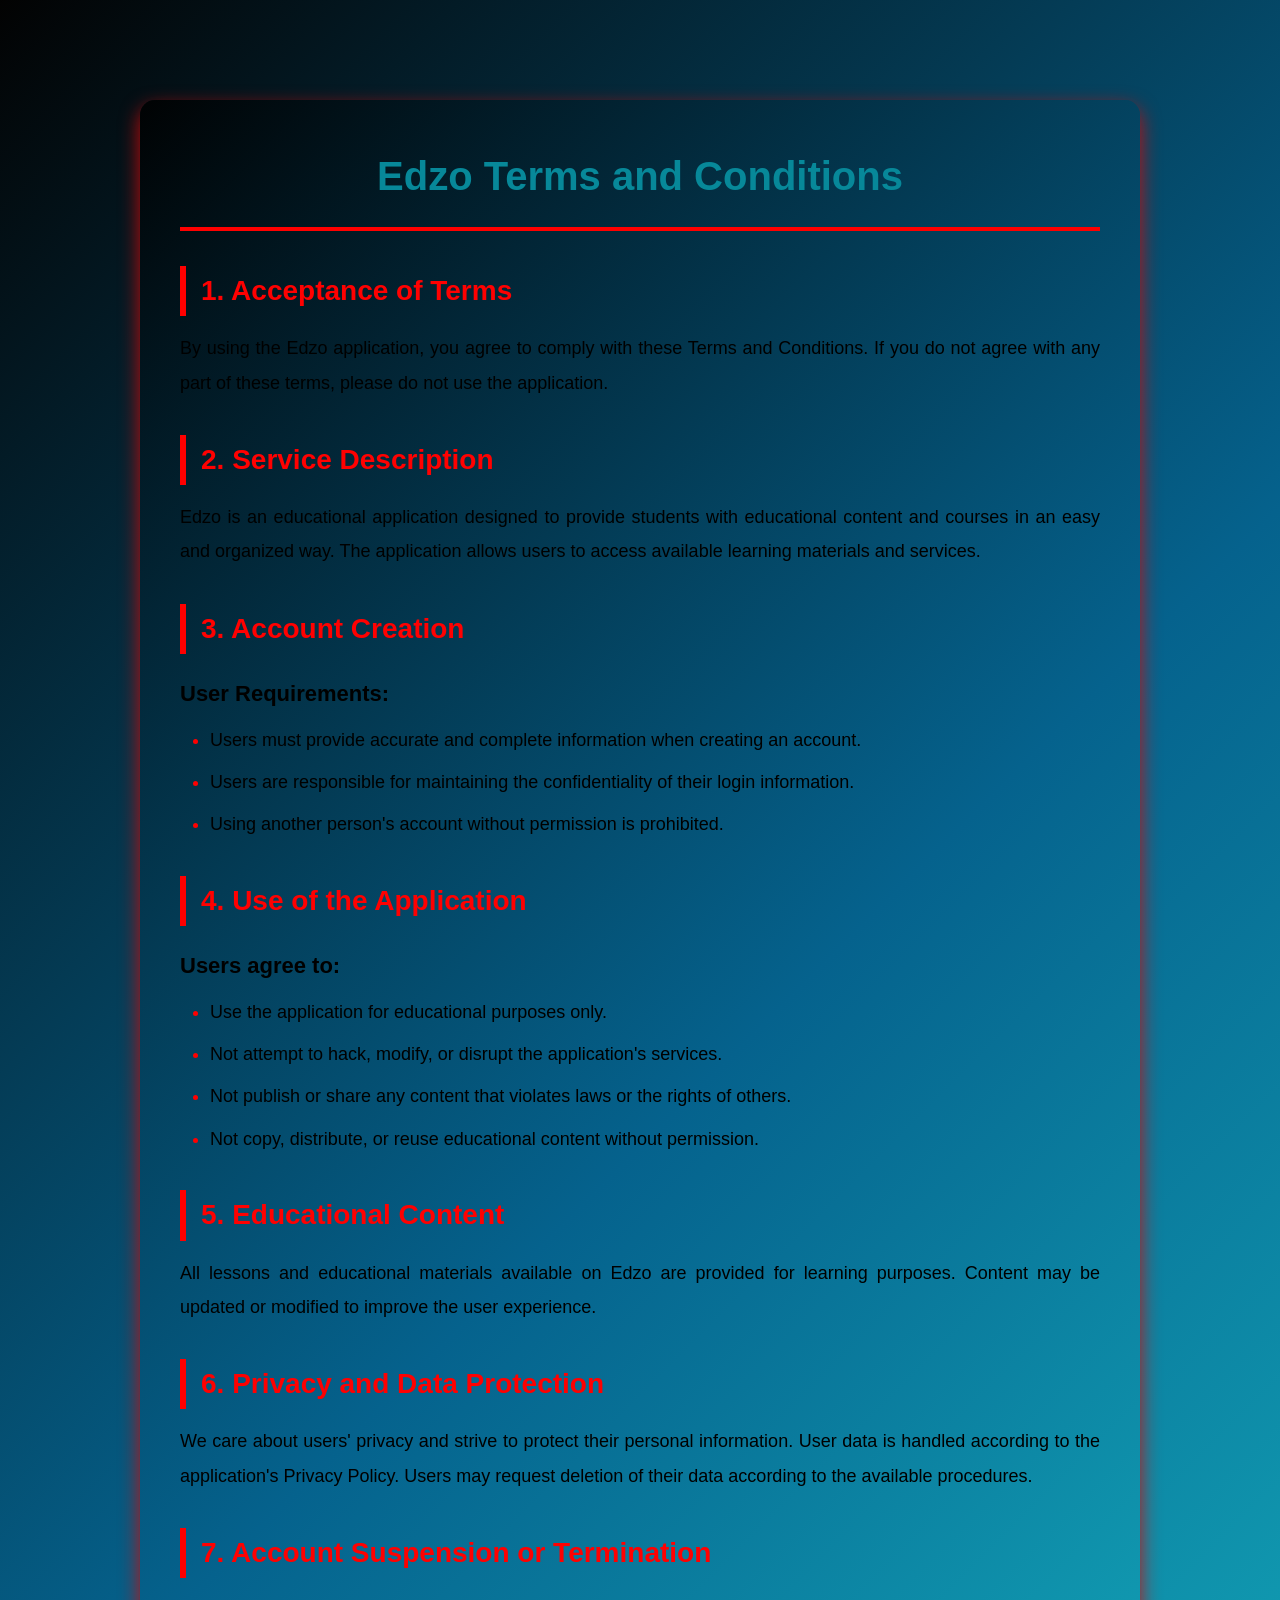
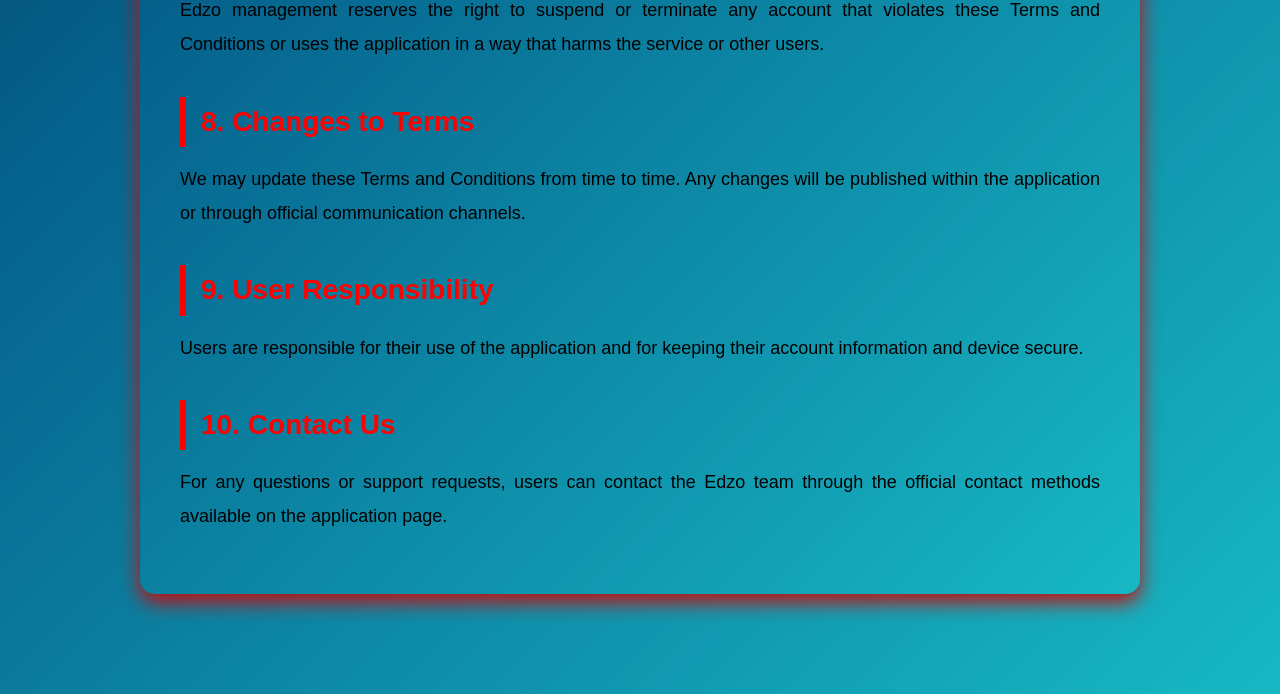
<file: dezo3.html>
<!DOCTYPE html>
<html lang="en">
<head>
    <meta charset="UTF-8">
    <meta name="viewport" content="width=device-width, initial-scale=1.0">
    <title>Edzo</title>
    <link rel="icon" type="image/jpeg" href="edzo.jpg">
    <link rel="stylesheet" href="css.css">
</head>
<body>
<section class="terms">
    <h1>Edzo Terms and Conditions</h1>
    <h2>1. Acceptance of Terms</h2>
    <p>
        By using the Edzo application, you agree to comply with these Terms and Conditions.
        If you do not agree with any part of these terms, please do not use the application.
    </p>

<h2>2. Service Description</h2>
<p>
Edzo is an educational application designed to provide students with educational content
and courses in an easy and organized way. The application allows users to access available
learning materials and services.
</p>

<h2>3. Account Creation</h2>
<h3>User Requirements:</h3>
<ul>
    <li>Users must provide accurate and complete information when creating an account.</li>
    <li>Users are responsible for maintaining the confidentiality of their login information.</li>
    <li>Using another person's account without permission is prohibited.</li>
</ul>

<h2>4. Use of the Application</h2>
<h3>Users agree to:</h3>
<ul>
    <li>Use the application for educational purposes only.</li>
    <li>Not attempt to hack, modify, or disrupt the application's services.</li>
    <li>Not publish or share any content that violates laws or the rights of others.</li>
    <li>Not copy, distribute, or reuse educational content without permission.</li>
</ul>

<h2>5. Educational Content</h2>
<p>
All lessons and educational materials available on Edzo are provided for learning purposes.
Content may be updated or modified to improve the user experience.
</p>

<h2>6. Privacy and Data Protection</h2>
<p>
We care about users' privacy and strive to protect their personal information.
User data is handled according to the application's Privacy Policy.
Users may request deletion of their data according to the available procedures.
</p>

<h2>7. Account Suspension or Termination</h2>
<p>
Edzo management reserves the right to suspend or terminate any account that violates
these Terms and Conditions or uses the application in a way that harms the service or other users.
</p>

<h2>8. Changes to Terms</h2>
<p>
We may update these Terms and Conditions from time to time.
Any changes will be published within the application or through official communication channels.
</p>

<h2>9. User Responsibility</h2>
<p>
Users are responsible for their use of the application and for keeping their account information
and device secure.
</p>

<h2>10. Contact Us</h2>
<p>
For any questions or support requests, users can contact the Edzo team through the official
contact methods available on the application page.
</p>
</section>
</body>
</html>
</file>
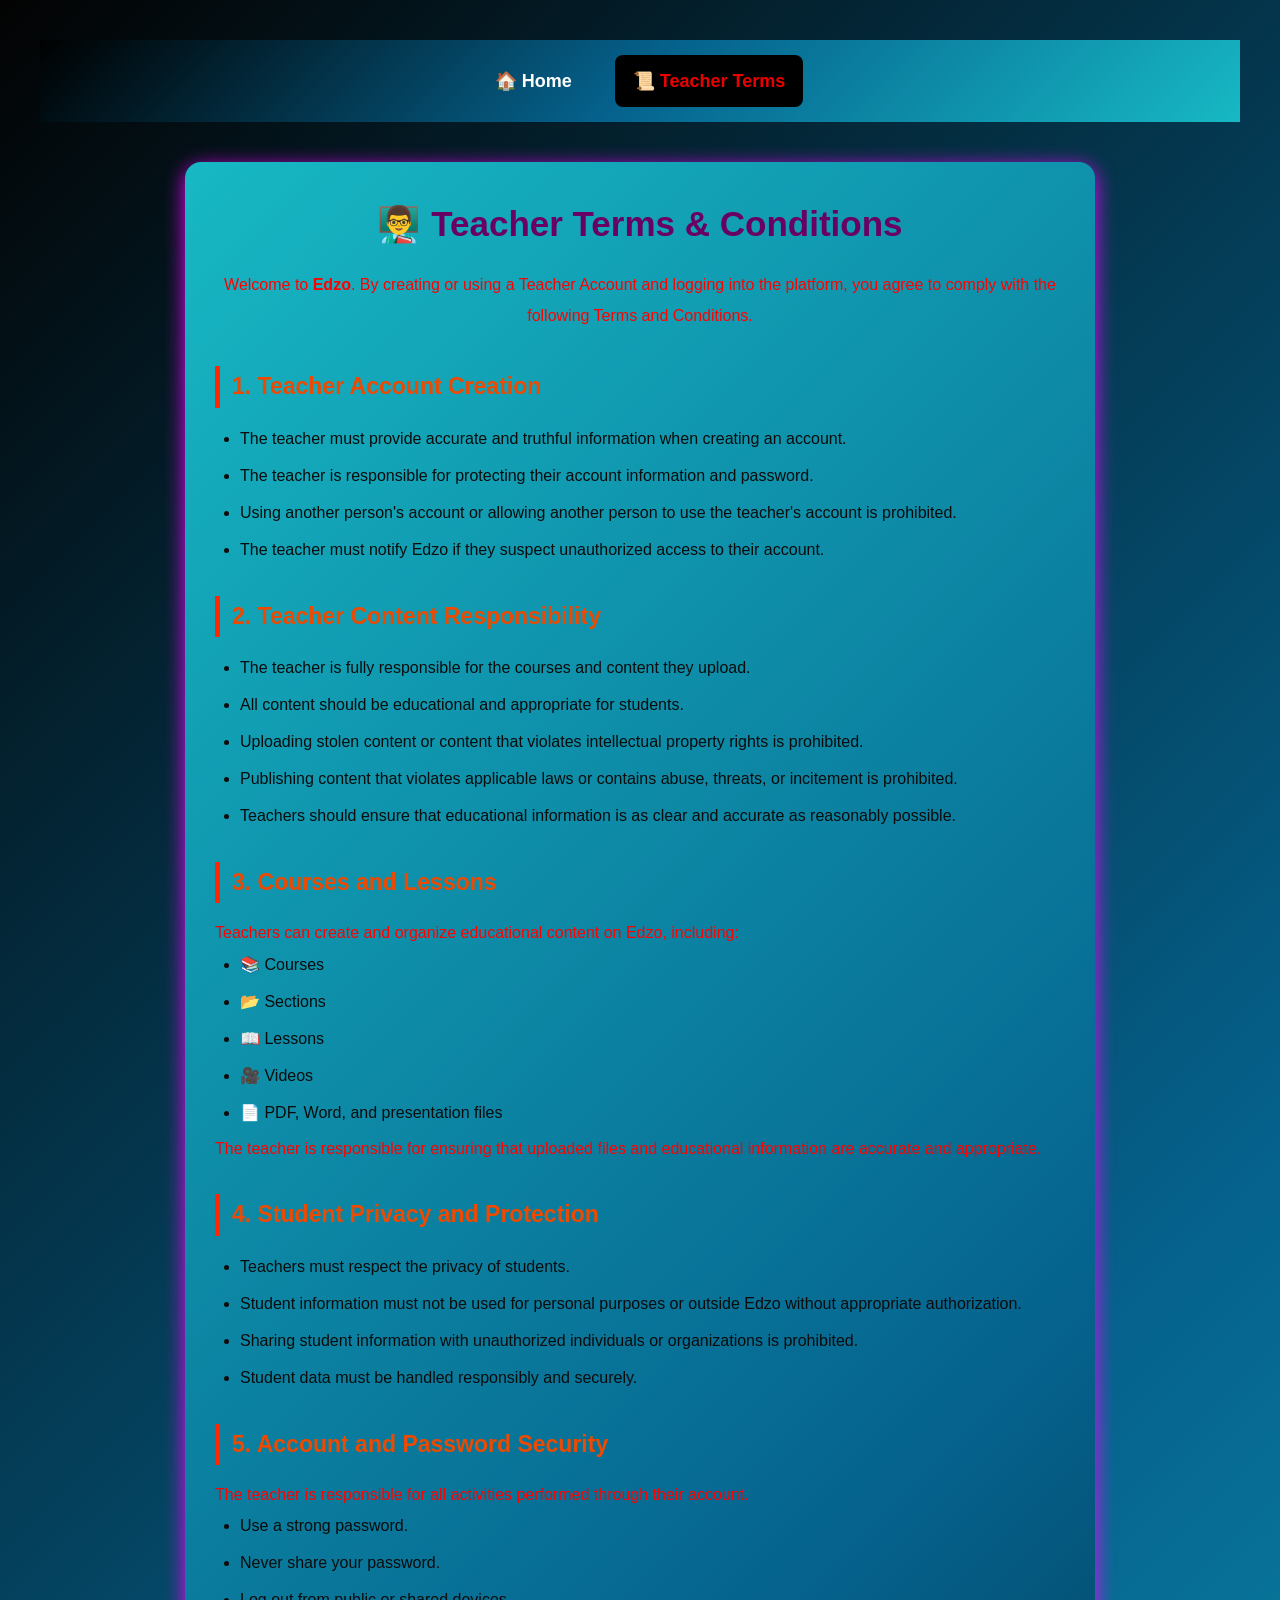
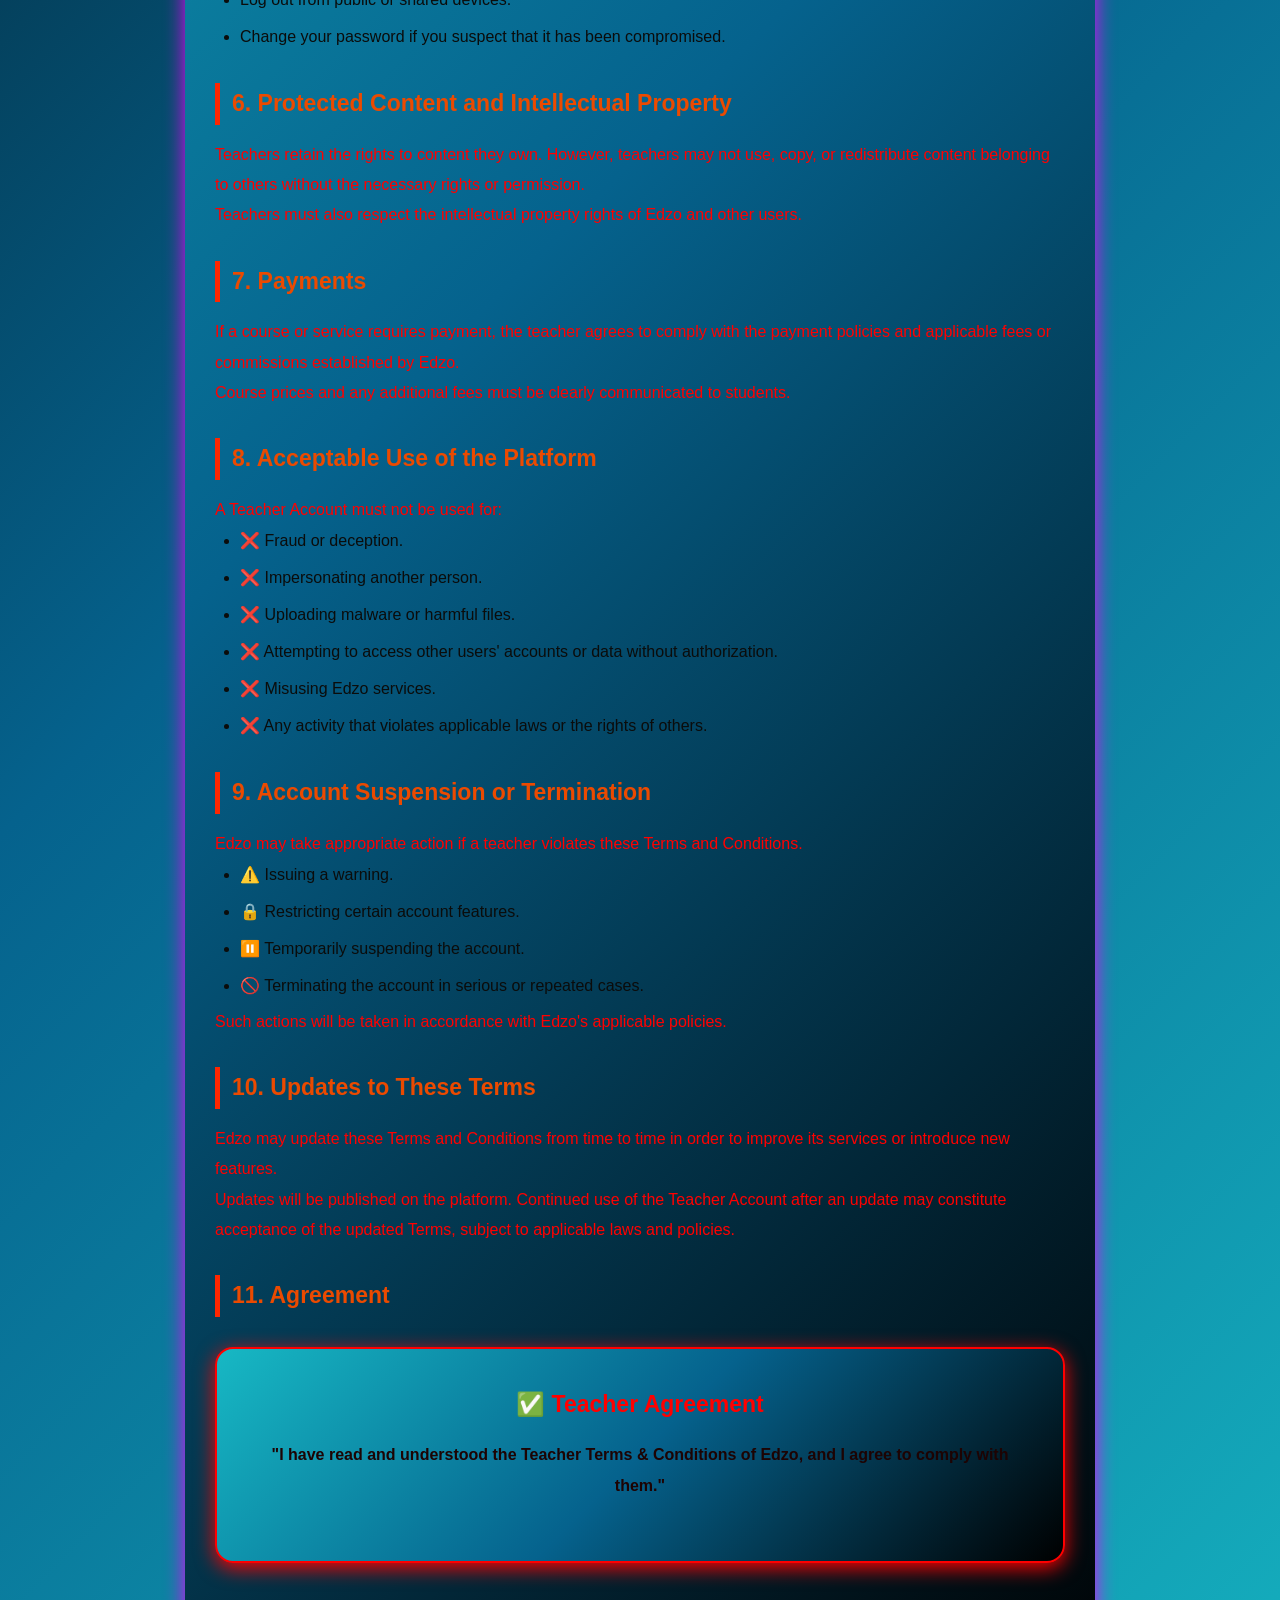
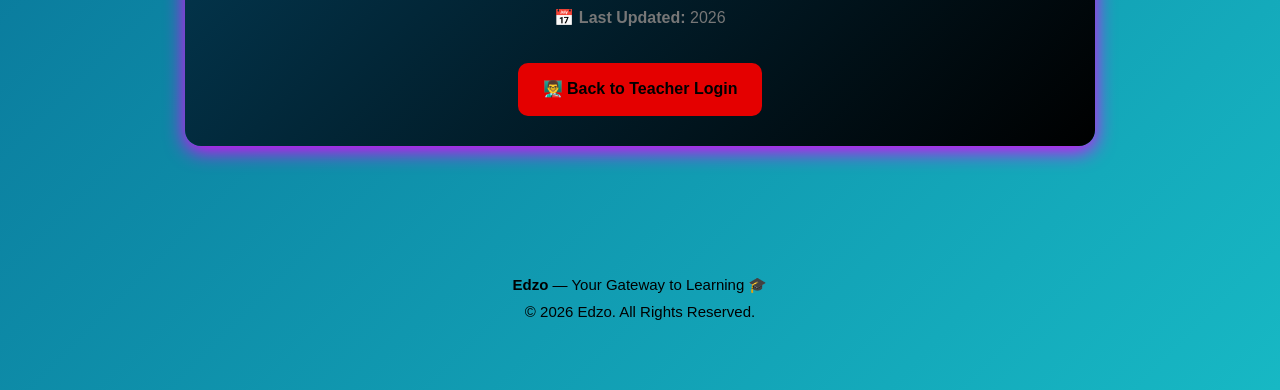
<file: edzo2,1.html>
<!DOCTYPE html>
<html lang="en">
<head>
    <meta charset="UTF-8">
    <meta name="viewport" content="width=device-width, initial-scale=1.0">
    <title>Edzo</title>
    <link rel="icon" type="image/jpeg" href="edzo.jpg">
    <link rel="stylesheet" href="css.css">
</head>
<body>
    <!-- Navigation -->
    <nav class="nm">

        <a href="index.html">🏠 Home</a>
        <a href="teacher-terms.html" class="active">
            📜 Teacher Terms
        </a>

    </nav>


    <!-- Main Content -->
    <main class="terms-container">

        <div class="terms-card">

            <h1>👨‍🏫 Teacher Terms & Conditions</h1>

            <p class="intro">
                Welcome to <strong>Edzo</strong>.
                By creating or using a Teacher Account and logging into the platform,
                you agree to comply with the following Terms and Conditions.
            </p>


            <!-- Section 1 -->
            <section class="terms-section">

                <h2>1. Teacher Account Creation</h2>

                <ul>
                    <li>
                        The teacher must provide accurate and truthful information
                        when creating an account.
                    </li>

                    <li>
                        The teacher is responsible for protecting their account
                        information and password.
                    </li>

                    <li>
                        Using another person's account or allowing another person
                        to use the teacher's account is prohibited.
                    </li>

                    <li>
                        The teacher must notify Edzo if they suspect unauthorized
                        access to their account.
                    </li>
                </ul>

            </section>


            <!-- Section 2 -->
            <section class="terms-section">

                <h2>2. Teacher Content Responsibility</h2>

                <ul>
                    <li>
                        The teacher is fully responsible for the courses and
                        content they upload.
                    </li>

                    <li>
                        All content should be educational and appropriate for students.
                    </li>

                    <li>
                        Uploading stolen content or content that violates
                        intellectual property rights is prohibited.
                    </li>

                    <li>
                        Publishing content that violates applicable laws or
                        contains abuse, threats, or incitement is prohibited.
                    </li>

                    <li>
                        Teachers should ensure that educational information
                        is as clear and accurate as reasonably possible.
                    </li>
                </ul>

            </section>


            <!-- Section 3 -->
            <section class="terms-section">

                <h2>3. Courses and Lessons</h2>

                <p>
                    Teachers can create and organize educational content
                    on Edzo, including:
                </p>

                <ul>
                    <li>📚 Courses</li>
                    <li>📂 Sections</li>
                    <li>📖 Lessons</li>
                    <li>🎥 Videos</li>
                    <li>📄 PDF, Word, and presentation files</li>
                </ul>

                <p>
                    The teacher is responsible for ensuring that uploaded
                    files and educational information are accurate and appropriate.
                </p>

            </section>


            <!-- Section 4 -->
            <section class="terms-section">

                <h2>4. Student Privacy and Protection</h2>

                <ul>
                    <li>
                        Teachers must respect the privacy of students.
                    </li>

                    <li>
                        Student information must not be used for personal
                        purposes or outside Edzo without appropriate authorization.
                    </li>

                    <li>
                        Sharing student information with unauthorized individuals
                        or organizations is prohibited.
                    </li>

                    <li>
                        Student data must be handled responsibly and securely.
                    </li>
                </ul>

            </section>


            <!-- Section 5 -->
            <section class="terms-section">

                <h2>5. Account and Password Security</h2>

                <p>
                    The teacher is responsible for all activities performed
                    through their account.
                </p>

                <ul>
                    <li>Use a strong password.</li>
                    <li>Never share your password.</li>
                    <li>Log out from public or shared devices.</li>
                    <li>
                        Change your password if you suspect that it has
                        been compromised.
                    </li>
                </ul>

            </section>


            <!-- Section 6 -->
            <section class="terms-section">

                <h2>6. Protected Content and Intellectual Property</h2>

                <p>
                    Teachers retain the rights to content they own.
                    However, teachers may not use, copy, or redistribute
                    content belonging to others without the necessary
                    rights or permission.
                </p>

                <p>
                    Teachers must also respect the intellectual property
                    rights of Edzo and other users.
                </p>

            </section>


            <!-- Section 7 -->
            <section class="terms-section">

                <h2>7. Payments</h2>

                <p>
                    If a course or service requires payment, the teacher
                    agrees to comply with the payment policies and applicable
                    fees or commissions established by Edzo.
                </p>

                <p>
                    Course prices and any additional fees must be clearly
                    communicated to students.
                </p>

            </section>


            <!-- Section 8 -->
            <section class="terms-section">

                <h2>8. Acceptable Use of the Platform</h2>

                <p>
                    A Teacher Account must not be used for:
                </p>

                <ul>
                    <li>❌ Fraud or deception.</li>
                    <li>❌ Impersonating another person.</li>
                    <li>❌ Uploading malware or harmful files.</li>
                    <li>
                        ❌ Attempting to access other users' accounts
                        or data without authorization.
                    </li>
                    <li>❌ Misusing Edzo services.</li>
                    <li>
                        ❌ Any activity that violates applicable laws
                        or the rights of others.
                    </li>
                </ul>

            </section>


            <!-- Section 9 -->
            <section class="terms-section">

                <h2>9. Account Suspension or Termination</h2>

                <p>
                    Edzo may take appropriate action if a teacher violates
                    these Terms and Conditions.
                </p>

                <ul>
                    <li>⚠️ Issuing a warning.</li>
                    <li>🔒 Restricting certain account features.</li>
                    <li>⏸️ Temporarily suspending the account.</li>
                    <li>
                        🚫 Terminating the account in serious or repeated cases.
                    </li>
                </ul>

                <p>
                    Such actions will be taken in accordance with
                    Edzo's applicable policies.
                </p>

            </section>


            <!-- Section 10 -->
            <section class="terms-section">

                <h2>10. Updates to These Terms</h2>

                <p>
                    Edzo may update these Terms and Conditions from time
                    to time in order to improve its services or introduce
                    new features.
                </p>

                <p>
                    Updates will be published on the platform.
                    Continued use of the Teacher Account after an update
                    may constitute acceptance of the updated Terms,
                    subject to applicable laws and policies.
                </p>

            </section>


            <!-- Section 11 -->
            <section class="terms-section">

                <h2>11. Agreement</h2>

                <div class="agreement">

                    <h2>✅ Teacher Agreement</h2>

                    <p>
                        "I have read and understood the Teacher Terms &
                        Conditions of Edzo, and I agree to comply with them."
                    </p>

                </div>

            </section>


            <!-- Last Updated -->
            <p style="text-align:center; margin-top:40px; color:#777;">
                📅 <strong>Last Updated:</strong> 2026
            </p>


            <!-- Back -->
            <a href="teacher-login.html" class="back-button">
                👨‍🏫 Back to Teacher Login
            </a>

        </div>

    </main>


    <!-- Footer -->
    <footer>

        <p>
            <strong>Edzo</strong> — Your Gateway to Learning 🎓
        </p>

        <p>
            © 2026 Edzo. All Rights Reserved.
        </p>

    </footer>
</body>
</html>
</file>
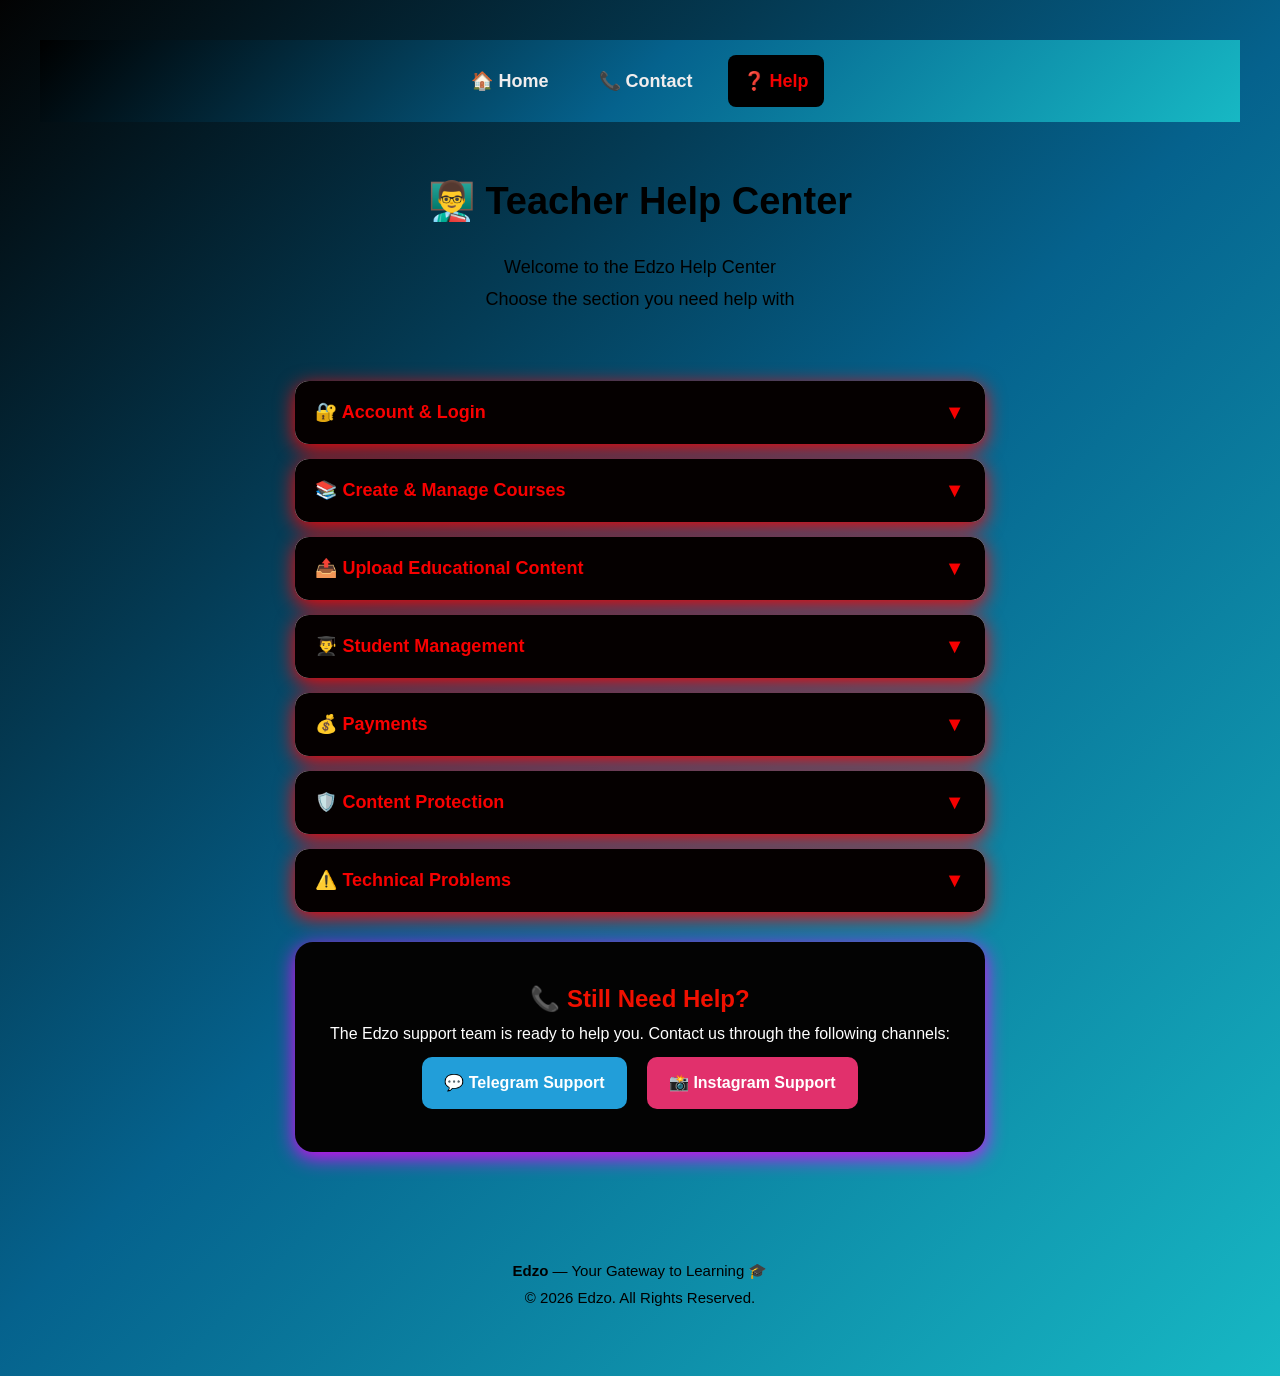
<file: edzo2,2.html>
<!DOCTYPE html>
<html lang="en">
<head>
    <meta charset="UTF-8">
    <meta name="viewport" content="width=device-width, initial-scale=1.0">
     <title>Edzo</title>
    <link rel="icon" type="image/jpeg" href="edzo.jpg" >
    <link rel="stylesheet" href="css.css"> 
</head>
<body>
    
<nav class="vb">

    <a href="index.html">🏠 Home</a>
    <a href="edzo5.html">📞 Contact</a>
    <a href="edzo2.html" class="active">❓ Help</a>
    

</nav>


<!-- Header -->
<header class="help-header">

    <h1>👨‍🏫 Teacher Help Center</h1>

    <p>
        Welcome to the Edzo Help Center
        <br>
        Choose the section you need help with
    </p>

</header>


<!-- Help Sections -->
<main class="help-container">


    <!-- Account -->
    <div class="help-box">

        <button class="help-question">

            🔐 Account & Login

            <span class="arrow">▼</span>

        </button>

        <div class="help-answer">

            <p>
                Find everything you need to know about
                your teacher account and login.
            </p>

            <ul>
                <li>Create a new teacher account.</li>
                <li>Log in to your account.</li>
                <li>Change your password.</li>
                <li>Reset your password if you forget it.</li>
                <li>Protect your account from unauthorized access.</li>
            </ul>

        </div>

    </div>


    <!-- Courses -->
    <div class="help-box">

        <button class="help-question">

            📚 Create & Manage Courses

            <span class="arrow">▼</span>

        </button>

        <div class="help-answer">

            <p>
                Teachers can create and organize
                their educational courses easily.
            </p>

            <ul>
                <li>Create a new course.</li>
                <li>Add sections.</li>
                <li>Add lessons.</li>
                <li>Edit course information.</li>
                <li>Delete a course.</li>
                <li>Publish the course for students.</li>
            </ul>

        </div>

    </div>


    <!-- Upload -->
    <div class="help-box">

        <button class="help-question">

            📤 Upload Educational Content

            <span class="arrow">▼</span>

        </button>

        <div class="help-answer">

            <p>
                Teachers can upload educational content
                for their courses.
            </p>

            <ul>
                <li>🎥 Upload videos.</li>
                <li>📄 Upload PDF files.</li>
                <li>📝 Upload Word files.</li>
                <li>📊 Upload presentations.</li>
                <li>📂 Organize files inside lessons.</li>
            </ul>

        </div>

    </div>


    <!-- Students -->
    <div class="help-box">

        <button class="help-question">

            👨‍🎓 Student Management

            <span class="arrow">▼</span>

        </button>

        <div class="help-answer">

            <p>
                Teachers can manage students enrolled
                in their courses and control access to content.
            </p>

            <ul>
                <li>👨‍🎓 View enrolled students.</li>
                <li>🔑 Use course join codes.</li>
                <li>📊 Track student progress.</li>
                <li>🔒 Manage student access.</li>
            </ul>

        </div>

    </div>


    <!-- Payments -->
    <div class="help-box">

        <button class="help-question">

            💰 Payments

            <span class="arrow">▼</span>

        </button>

        <div class="help-answer">

            <p>
                If Edzo supports paid courses,
                teachers can manage course prices
                and track their earnings.
            </p>

            <ul>
                <li>💵 Set the course price.</li>
                <li>📊 Track sales.</li>
                <li>💰 View earnings.</li>
                <li>🏦 Track payments.</li>
            </ul>

        </div>

    </div>


    <!-- Protection -->
    <div class="help-box">

        <button class="help-question">

            🛡️ Content Protection

            <span class="arrow">▼</span>

        </button>

        <div class="help-answer">

            <p>
                Edzo provides features designed to help
                protect educational content and teacher rights.
            </p>

            <ul>
                <li>🔒 Protect course content.</li>
                <li>🚫 Limit unauthorized content sharing.</li>
                <li>©️ Respect intellectual property rights.</li>
                <li>⚠️ Report unauthorized copying of content.</li>
            </ul>

        </div>

    </div>


    <!-- Technical -->
    <div class="help-box">

        <button class="help-question">

            ⚠️ Technical Problems

            <span class="arrow">▼</span>

        </button>

        <div class="help-answer">

            <p>
                If you experience a problem while using Edzo,
                try checking the following:
            </p>

            <ul>
                <li>Make sure you have an active internet connection.</li>
                <li>Make sure your browser is up to date.</li>
                <li>Try logging out and signing in again.</li>
                <li>If the problem continues, contact support.</li>
            </ul>

        </div>

    </div>


    <!-- Support -->
    <div class="support">

        <h2>📞 Still Need Help?</h2>

        <p>
            The Edzo support team is ready to help you.
            Contact us through the following channels:
        </p>

        <a href="https://t.me/mu_laith" class="telegram">
            💬 Telegram Support
        </a>

        <a href="https://www.instagram.com/edzo_iq/?utm_source=ig_web_button_share_sheet" target="_blank" class="instagram">
            📸 Instagram Support
        </a>

    </div>

</main>


<!-- Footer -->
<footer>

    <p>
        <strong>Edzo</strong> — Your Gateway to Learning 🎓
    </p>

    <p>
        © 2026 Edzo. All Rights Reserved.
    </p>

</footer>


<!-- JavaScript -->
<script>

    const helpBoxes = document.querySelectorAll(".help-box");

    helpBoxes.forEach(function(box) {

        const question = box.querySelector(".help-question");

        question.addEventListener("click", function() {

            box.classList.toggle("active");

        });

    });

</script>


</body>
</html>
</file>
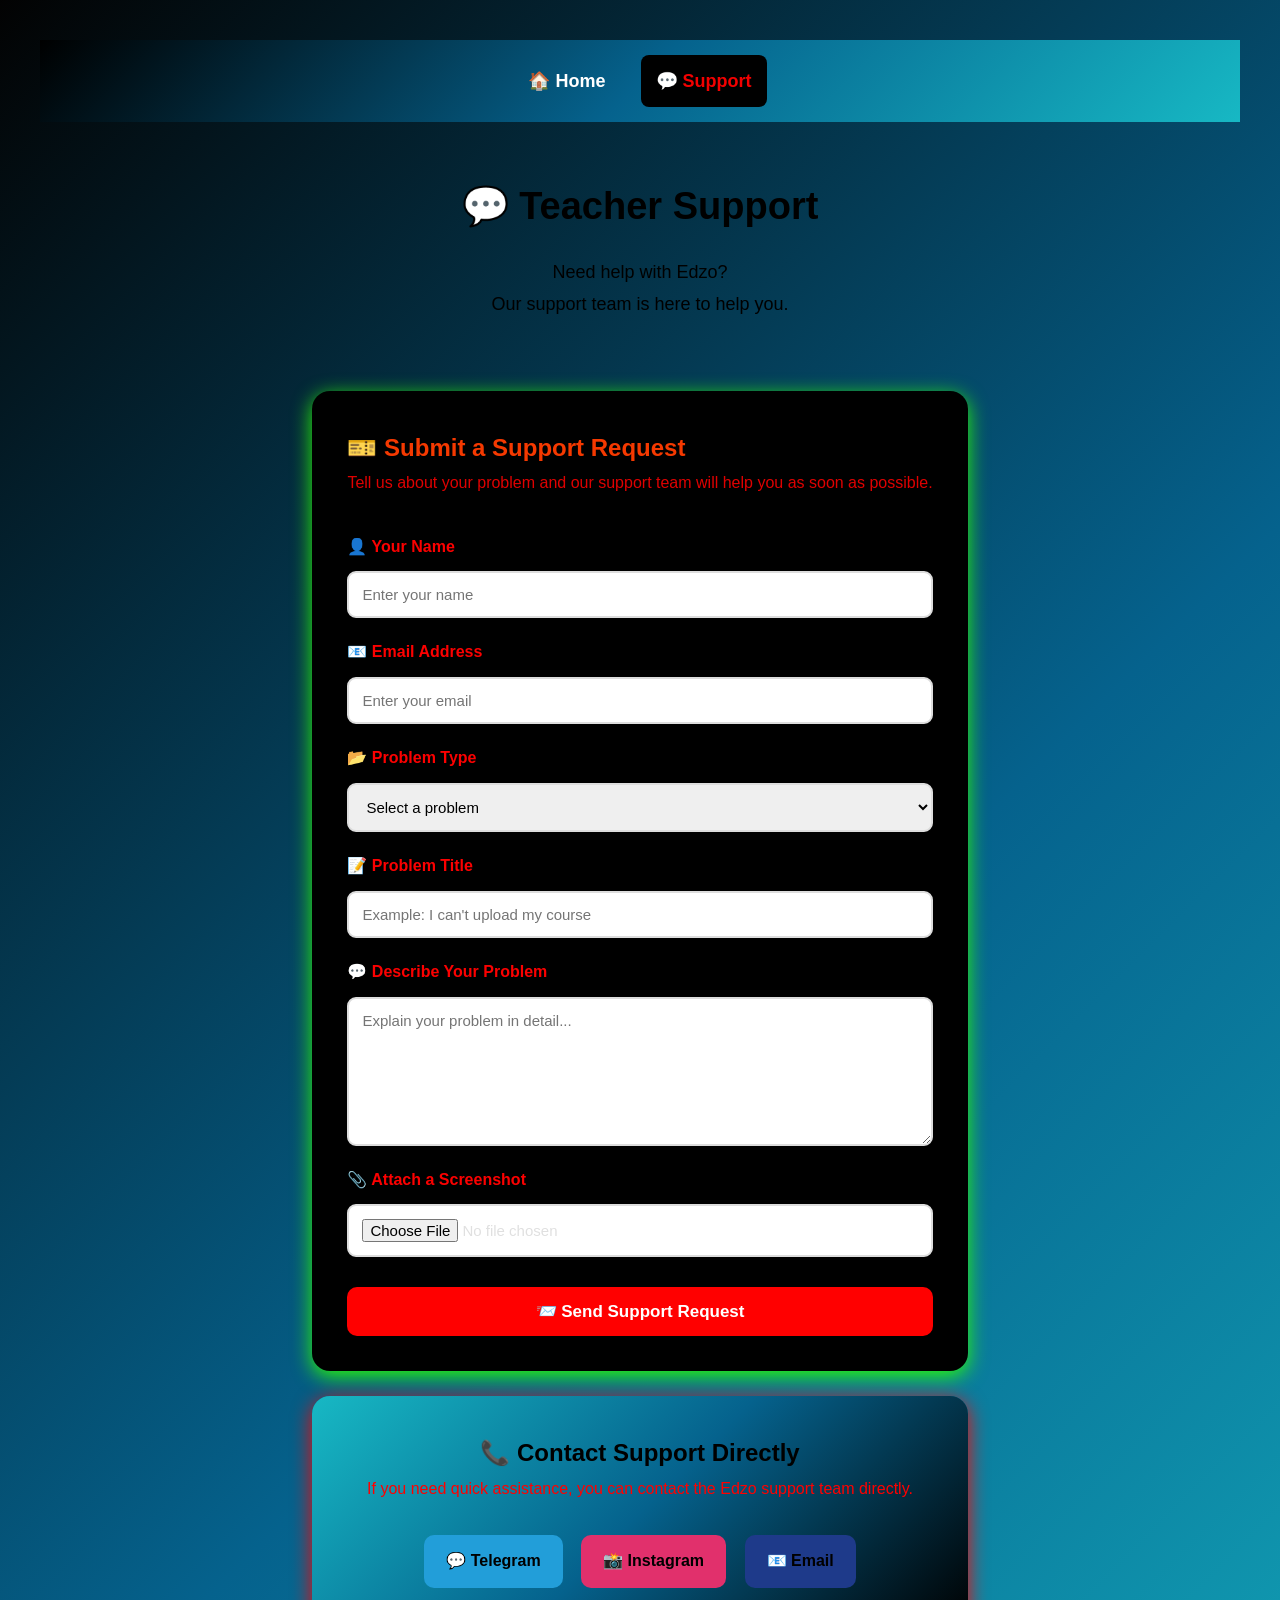
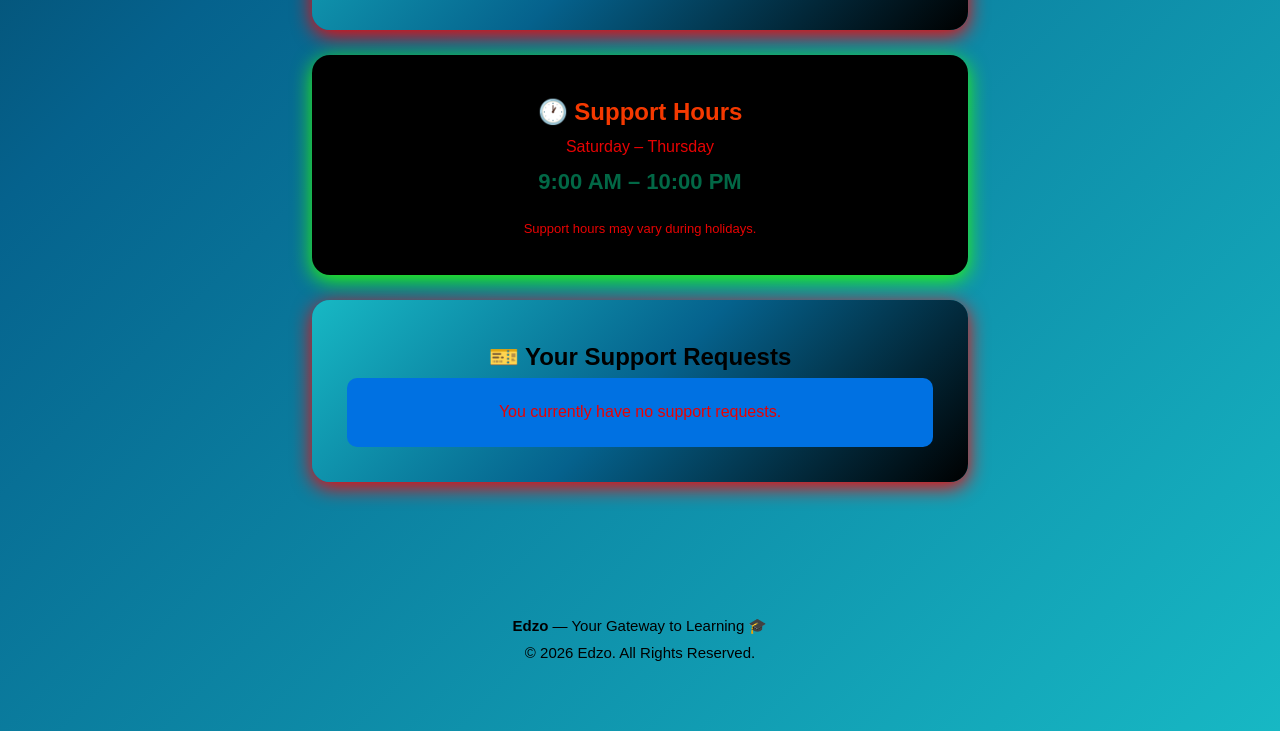
<file: edzo2,3.html>
<!DOCTYPE html>
<html lang="en">

<head>

    <meta charset="UTF-8">
    <meta name="viewport" content="width=device-width, initial-scale=1.0">
    <title>Edzo</title>
    <link rel="icon" type="image/jpeg" href="edzo.jpg" >
    <link rel="stylesheet" href="css.css">

</head>

<body>


<!-- =========================
     Navigation
========================= -->

<nav class="ed">

    <a href="index.html">🏠 Home</a>
    <a href="support.html" class="active">💬 Support</a>
</nav>


<!-- =========================
     Header
========================= -->

<header class="support-header">

    <h1>💬 Teacher Support</h1>

    <p>
        Need help with Edzo?
        <br>
        Our support team is here to help you.
    </p>

</header>


<!-- =========================
     Support Container
========================= -->

<main class="support-container">


    <!-- Support Form -->

    <section class="support-card">

        <h2>🎫 Submit a Support Request</h2>

        <p class="description">
            Tell us about your problem and our support team
            will help you as soon as possible.
        </p>


        <form>


            <!-- Name -->

            <label for="name">
                👤 Your Name
            </label>

            <input
                type="text"
                id="name"
                placeholder="Enter your name"
                required
            >


            <!-- Email -->

            <label for="email">
                📧 Email Address
            </label>

            <input
                type="email"
                id="email"
                placeholder="Enter your email"
                required
            >


            <!-- Problem Type -->

            <label for="problem">
                📂 Problem Type
            </label>

            <select id="problem" required>

                <option value="">
                    Select a problem
                </option>

                <option>
                    🔐 Login Problem
                </option>

                <option>
                    📚 Course Problem
                </option>

                <option>
                    📤 Upload Problem
                </option>

                <option>
                    👨‍🎓 Student Problem
                </option>

                <option>
                    💰 Payment Problem
                </option>

                <option>
                    ⚠️ Technical Problem
                </option>

                <option>
                    🛡️ Content or Copyright Problem
                </option>

                <option>
                    Other
                </option>

            </select>


            <!-- Subject -->

            <label for="subject">
                📝 Problem Title
            </label>

            <input
                type="text"
                id="subject"
                placeholder="Example: I can't upload my course"
                required
            >


            <!-- Message -->

            <label for="message">
                💬 Describe Your Problem
            </label>

            <textarea
                id="message"
                rows="7"
                placeholder="Explain your problem in detail..."
                required
            ></textarea>


            <!-- File -->

            <label for="file">
                📎 Attach a Screenshot
            </label>

            <input
                type="file"
                id="file"
                accept="image/*"
            >


            <!-- Submit -->

            <button type="submit">
                📨 Send Support Request
            </button>


        </form>

    </section>


    <!-- Direct Support -->

    <section class="direct-support">

        <h2>📞 Contact Support Directly</h2>

        <p>
            If you need quick assistance, you can contact
            the Edzo support team directly.
        </p>


        <div class="support-buttons">

            <a href="https://t.me/mu_laith" class="telegram">
                💬 Telegram
            </a>

            <a href="https://www.instagram.com/edzo_iq/?utm_source=ig_web_button_share_sheet" class="instagram">
                📸 Instagram
            </a>

            <a href="mailto:support@edzo.com" class="email">
                📧 Email
            </a>

        </div>

    </section>


    <!-- Support Hours -->

    <section class="support-hours">

        <h2>🕐 Support Hours</h2>

        <p>
            Saturday – Thursday
        </p>

        <strong>
            9:00 AM – 10:00 PM
        </strong>

        <p class="note">
            Support hours may vary during holidays.
        </p>

    </section>


    <!-- Future Support Requests -->

    <section class="requests">

        <h2>🎫 Your Support Requests</h2>

        <p class="empty">
            You currently have no support requests.
        </p>

        <!--
        Future example:

        <div class="request">

            <h3>#EDZ-1024</h3>

            <p>Course Upload Problem</p>

            <span>🟡 In Progress</span>

        </div>
        -->

    </section>


</main>


<!-- =========================
     Footer
========================= -->

<footer>

    <p>
        <strong>Edzo</strong> — Your Gateway to Learning 🎓
    </p>

    <p>
        © 2026 Edzo. All Rights Reserved.
    </p>

</footer>


</body>

</html>
</file>
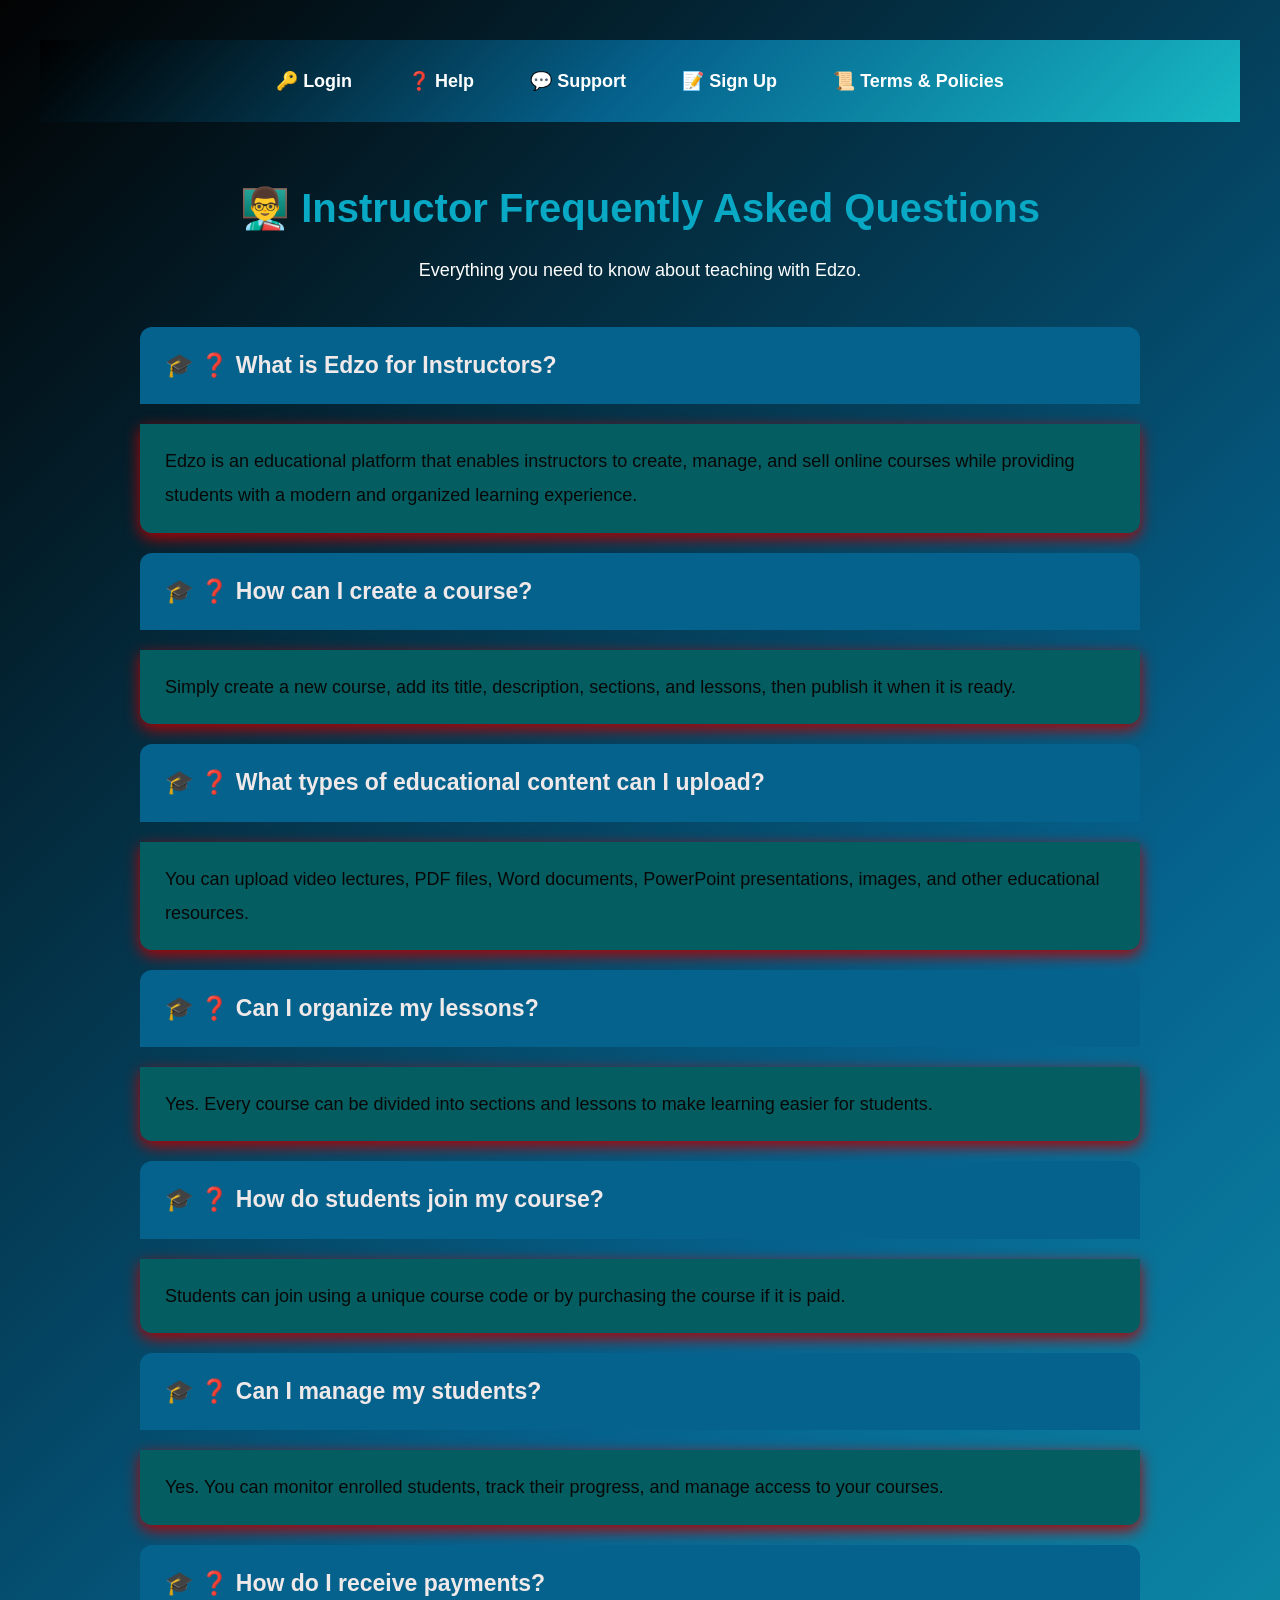
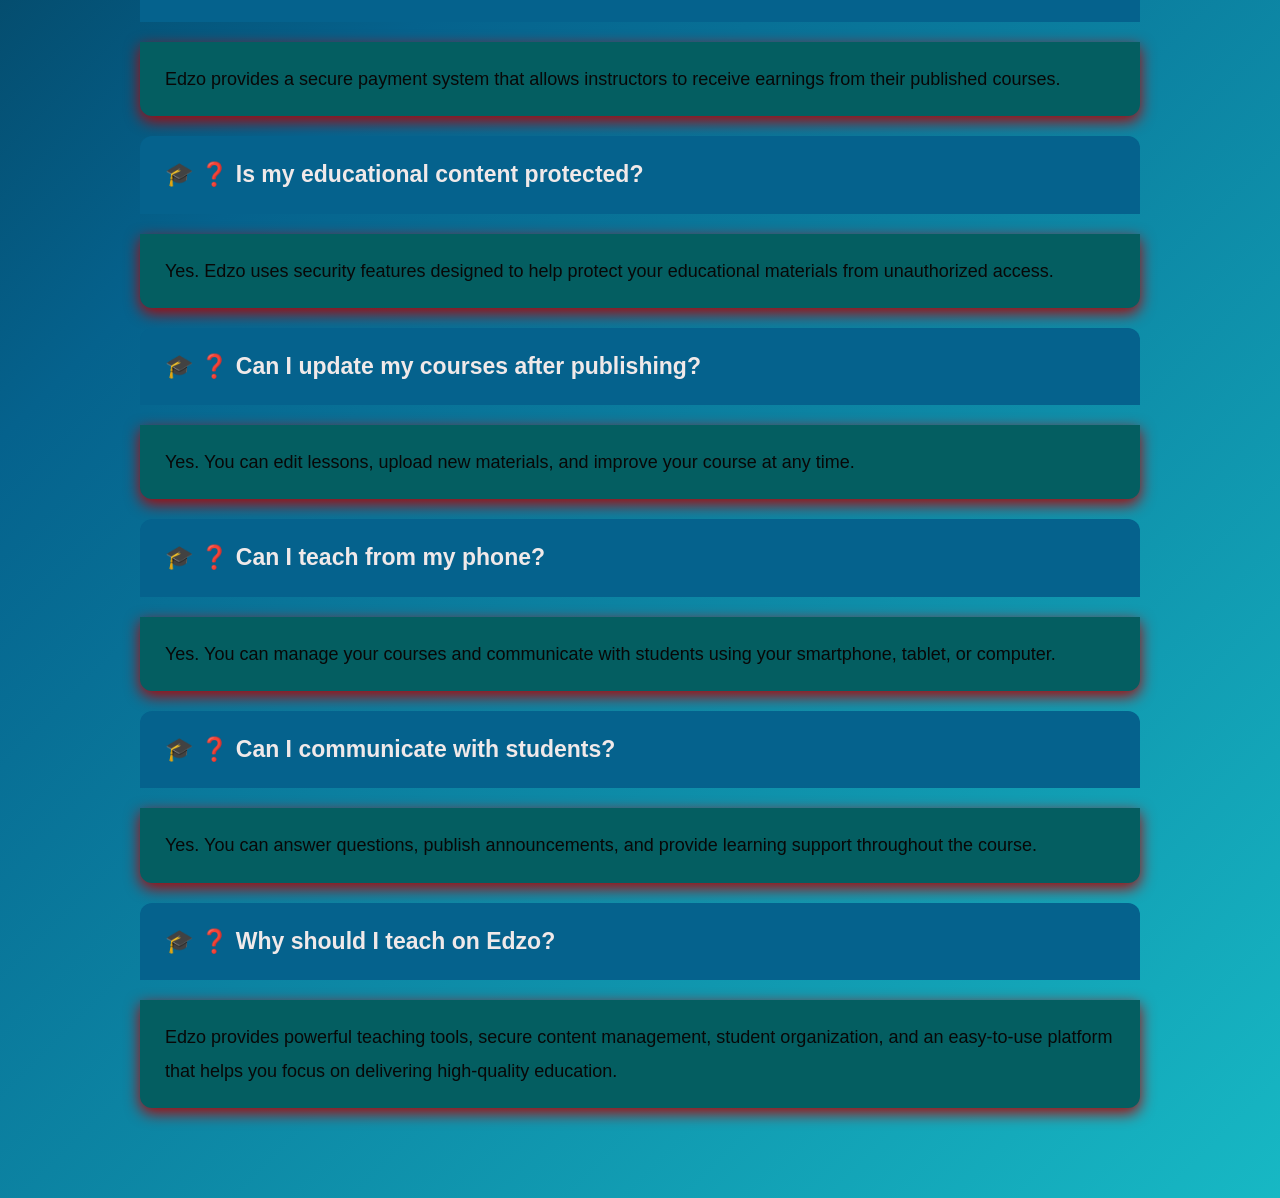
<file: edzo2.html>
<!DOCTYPE html>
<html lang="en">
<head>
    <meta charset="UTF-8">
    <meta name="viewport" content="width=device-width, initial-scale=1.0">
        <title>Edzo</title>
    <link rel="icon" type="image/jpeg" href="edzo.jpg">
    <link rel="stylesheet" href="css.css"> 
    
</head>
<body>
    <nav>
       <a href="">🔑 Login</a>
       <a href="edzo2,2.html">❓ Help</a>
       <a href="edzo2,3.html">💬 Support</a>
       <a href="">📝 Sign Up</a>
       <a href="edzo2,1.html">📜 Terms & Policies</a>
    </nav>
   <section class="dezo4">

    <h1>👨‍🏫 Instructor Frequently Asked Questions</h1>
    <p>Everything you need to know about teaching with Edzo.</p>

    <div class="faq">

        <h2>❓ What is Edzo for Instructors?</h2>
        <p>
            Edzo is an educational platform that enables instructors to create, manage, and sell online courses while providing students with a modern and organized learning experience.
        </p>

        <h2>❓ How can I create a course?</h2>
        <p>
            Simply create a new course, add its title, description, sections, and lessons, then publish it when it is ready.
        </p>

        <h2>❓ What types of educational content can I upload?</h2>
        <p>
            You can upload video lectures, PDF files, Word documents, PowerPoint presentations, images, and other educational resources.
        </p>

        <h2>❓ Can I organize my lessons?</h2>
        <p>
            Yes. Every course can be divided into sections and lessons to make learning easier for students.
        </p>

        <h2>❓ How do students join my course?</h2>
        <p>
            Students can join using a unique course code or by purchasing the course if it is paid.
        </p>

        <h2>❓ Can I manage my students?</h2>
        <p>
            Yes. You can monitor enrolled students, track their progress, and manage access to your courses.
        </p>

        <h2>❓ How do I receive payments?</h2>
        <p>
            Edzo provides a secure payment system that allows instructors to receive earnings from their published courses.
        </p>

        <h2>❓ Is my educational content protected?</h2>
        <p>
            Yes. Edzo uses security features designed to help protect your educational materials from unauthorized access.
        </p>

        <h2>❓ Can I update my courses after publishing?</h2>
        <p>
            Yes. You can edit lessons, upload new materials, and improve your course at any time.
        </p>

        <h2>❓ Can I teach from my phone?</h2>
        <p>
            Yes. You can manage your courses and communicate with students using your smartphone, tablet, or computer.
        </p>

        <h2>❓ Can I communicate with students?</h2>
        <p>
            Yes. You can answer questions, publish announcements, and provide learning support throughout the course.
        </p>

        <h2>❓ Why should I teach on Edzo?</h2>
        <p>
            Edzo provides powerful teaching tools, secure content management, student organization, and an easy-to-use platform that helps you focus on delivering high-quality education.
        </p>

    </div>

</section>
</body>
</html>
</file>
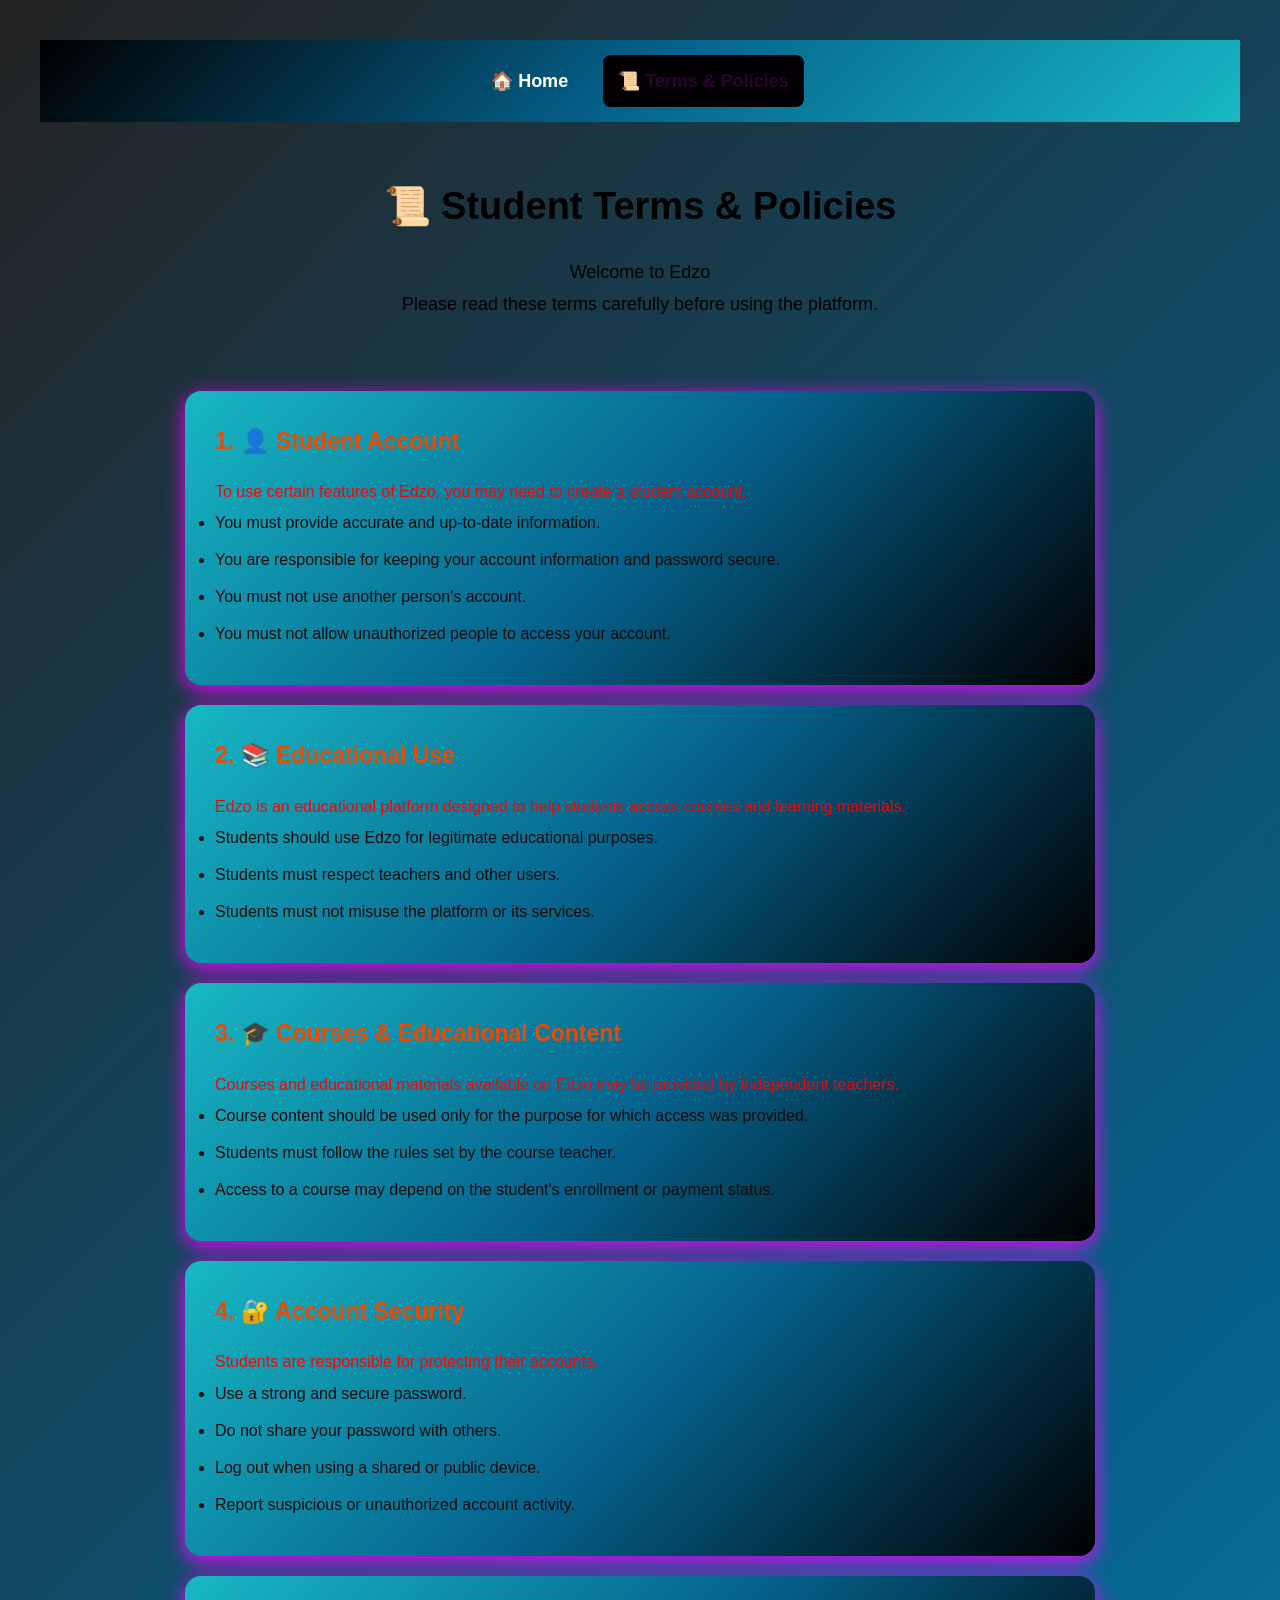
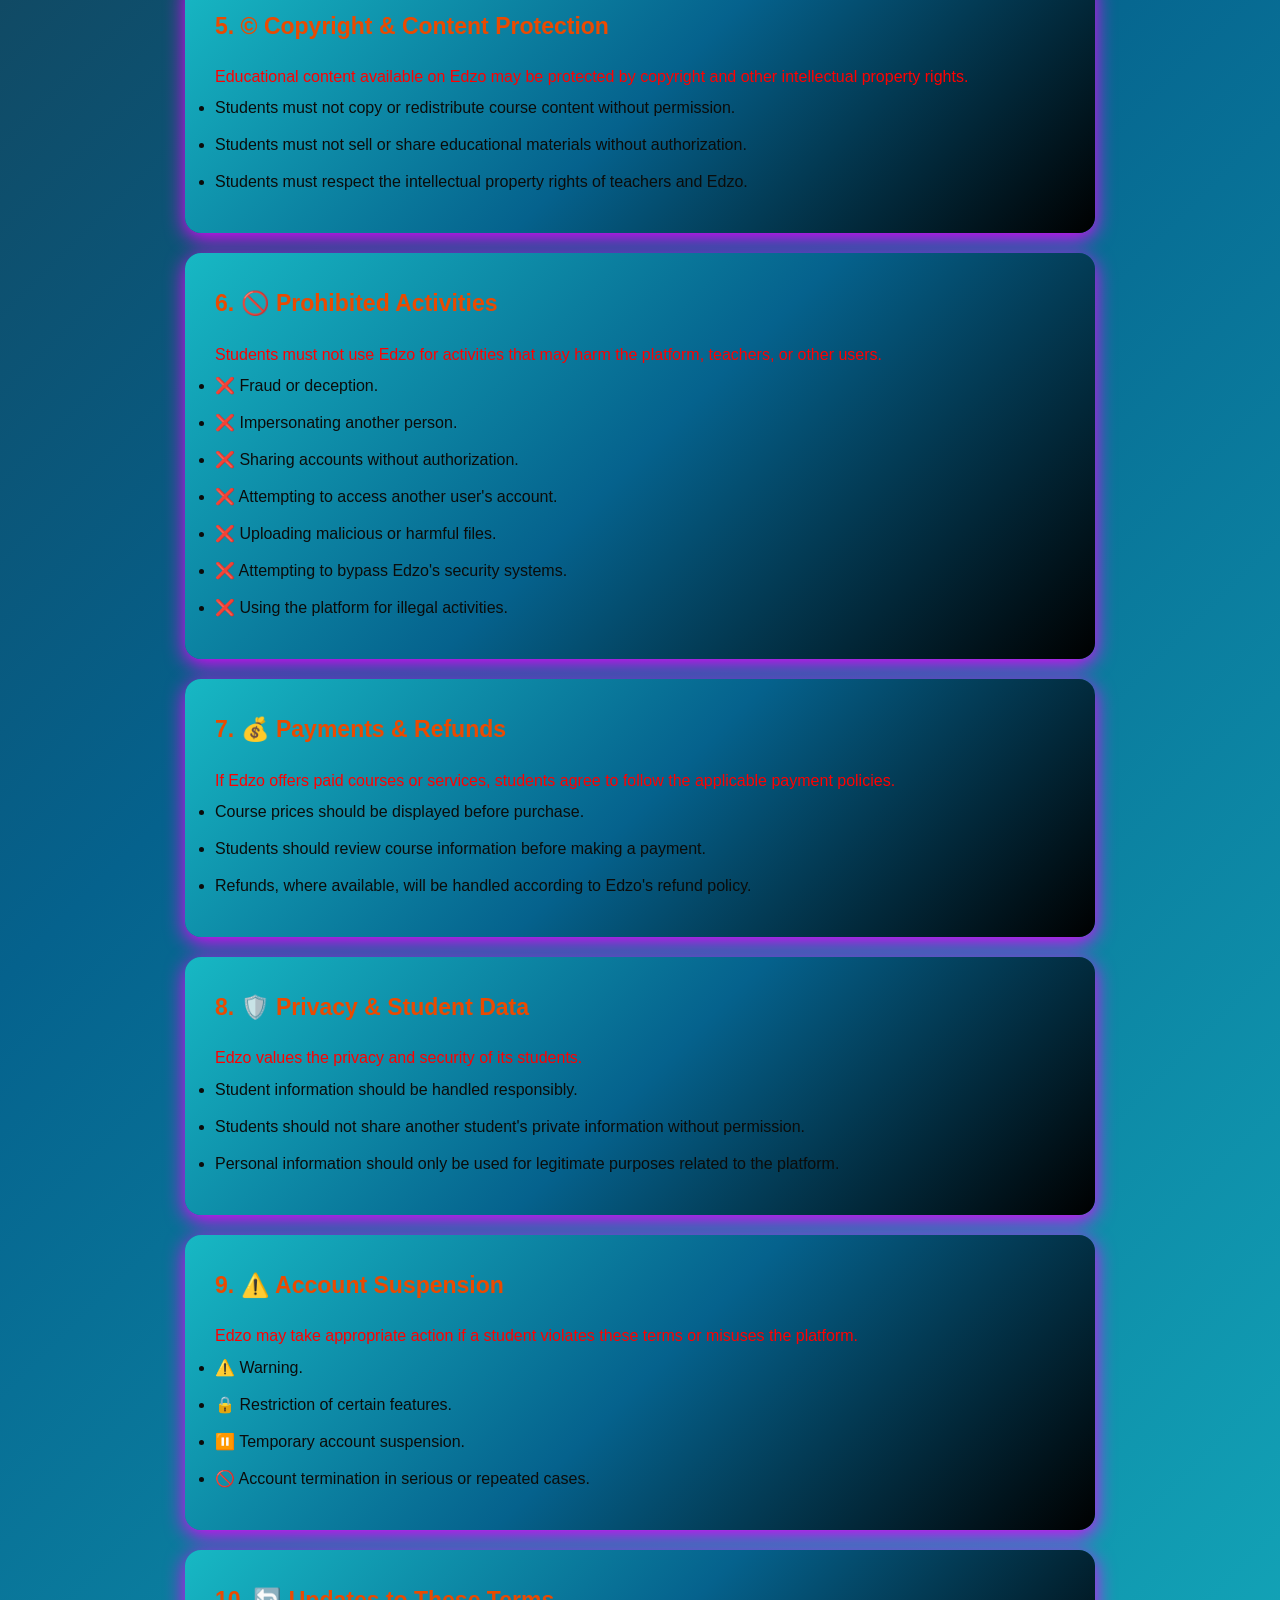
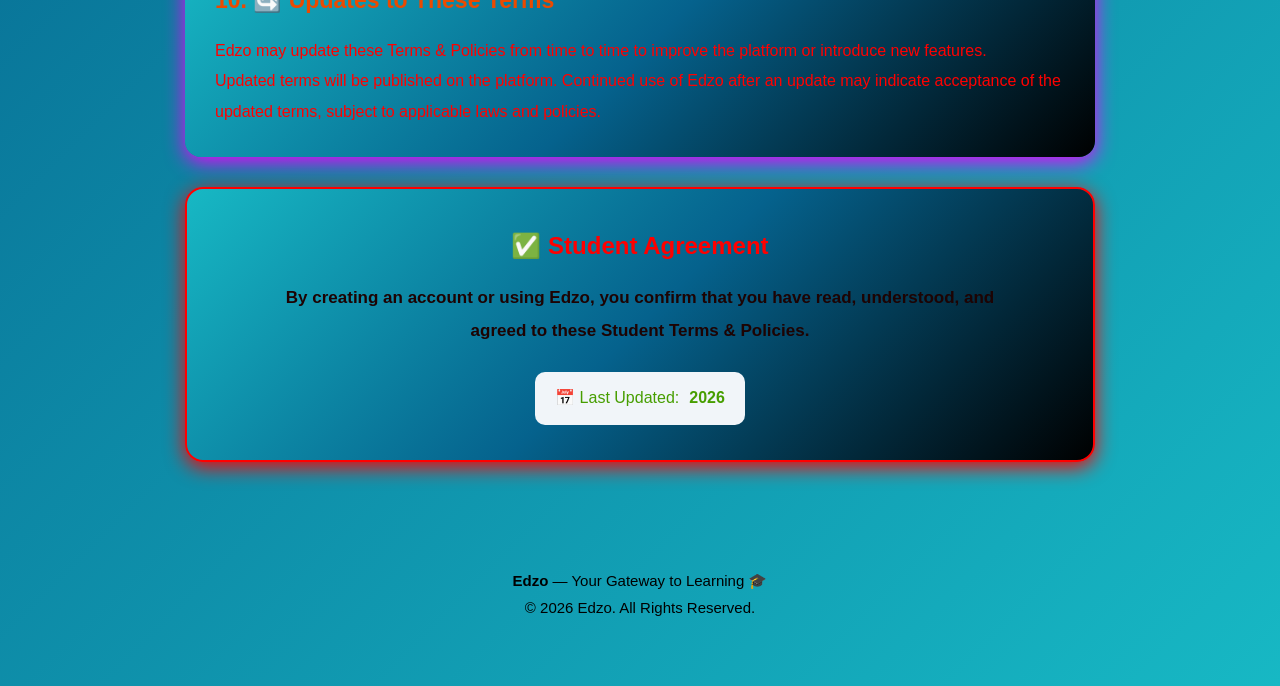
<file: edzo4,1.html>
<!DOCTYPE html>
<html lang="en">
<head>
    <meta charset="UTF-8">
    <meta name="viewport" content="width=device-width, initial-scale=1.0">
    <title>Edzo</title>
    <link rel="icon" type="image/jpeg" href="edzo.jpg" >
    <link rel="stylesheet" href="css.css"> 
</head>

<body class="nnm">


<!-- Navigation -->

<nav class="bnn">

    <a href="index.html">🏠 Home</a>
    <a href=".html" class="active">
        📜 Terms & Policies
    </a>

</nav>


<!-- Header -->

<header class="terms-header">

    <h1>📜 Student Terms & Policies</h1>

    <p>
        Welcome to Edzo
        <br>
        Please read these terms carefully before using the platform.
    </p>

</header>


<!-- Terms Container -->

<main class="terms-container">


    <!-- 1 -->

    <section class="terms-card">

        <h2>1. 👤 Student Account</h2>

        <p>
            To use certain features of Edzo, you may need to create
            a student account.
        </p>

        <ul>

            <li>
                You must provide accurate and up-to-date information.
            </li>

            <li>
                You are responsible for keeping your account information
                and password secure.
            </li>

            <li>
                You must not use another person's account.
            </li>

            <li>
                You must not allow unauthorized people to access your account.
            </li>

        </ul>

    </section>


    <!-- 2 -->

    <section class="terms-card">

        <h2>2. 📚 Educational Use</h2>

        <p>
            Edzo is an educational platform designed to help students
            access courses and learning materials.
        </p>

        <ul>

            <li>
                Students should use Edzo for legitimate educational purposes.
            </li>

            <li>
                Students must respect teachers and other users.
            </li>

            <li>
                Students must not misuse the platform or its services.
            </li>

        </ul>

    </section>


    <!-- 3 -->

    <section class="terms-card">

        <h2>3. 🎓 Courses & Educational Content</h2>

        <p>
            Courses and educational materials available on Edzo
            may be provided by independent teachers.
        </p>

        <ul>

            <li>
                Course content should be used only for the purpose
                for which access was provided.
            </li>

            <li>
                Students must follow the rules set by the course teacher.
            </li>

            <li>
                Access to a course may depend on the student's enrollment
                or payment status.
            </li>

        </ul>

    </section>


    <!-- 4 -->

    <section class="terms-card">

        <h2>4. 🔐 Account Security</h2>

        <p>
            Students are responsible for protecting their accounts.
        </p>

        <ul>

            <li>
                Use a strong and secure password.
            </li>

            <li>
                Do not share your password with others.
            </li>

            <li>
                Log out when using a shared or public device.
            </li>

            <li>
                Report suspicious or unauthorized account activity.
            </li>

        </ul>

    </section>


    <!-- 5 -->

    <section class="terms-card">

        <h2>5. ©️ Copyright & Content Protection</h2>

        <p>
            Educational content available on Edzo may be protected
            by copyright and other intellectual property rights.
        </p>

        <ul>

            <li>
                Students must not copy or redistribute course content
                without permission.
            </li>

            <li>
                Students must not sell or share educational materials
                without authorization.
            </li>

            <li>
                Students must respect the intellectual property rights
                of teachers and Edzo.
            </li>

        </ul>

    </section>


    <!-- 6 -->

    <section class="terms-card">

        <h2>6. 🚫 Prohibited Activities</h2>

        <p>
            Students must not use Edzo for activities that may harm
            the platform, teachers, or other users.
        </p>

        <ul>

            <li>❌ Fraud or deception.</li>

            <li>❌ Impersonating another person.</li>

            <li>❌ Sharing accounts without authorization.</li>

            <li>❌ Attempting to access another user's account.</li>

            <li>❌ Uploading malicious or harmful files.</li>

            <li>❌ Attempting to bypass Edzo's security systems.</li>

            <li>❌ Using the platform for illegal activities.</li>

        </ul>

    </section>


    <!-- 7 -->

    <section class="terms-card">

        <h2>7. 💰 Payments & Refunds</h2>

        <p>
            If Edzo offers paid courses or services, students agree
            to follow the applicable payment policies.
        </p>

        <ul>

            <li>
                Course prices should be displayed before purchase.
            </li>

            <li>
                Students should review course information before making
                a payment.
            </li>

            <li>
                Refunds, where available, will be handled according
                to Edzo's refund policy.
            </li>

        </ul>

    </section>


    <!-- 8 -->

    <section class="terms-card">

        <h2>8. 🛡️ Privacy & Student Data</h2>

        <p>
            Edzo values the privacy and security of its students.
        </p>

        <ul>

            <li>
                Student information should be handled responsibly.
            </li>

            <li>
                Students should not share another student's private
                information without permission.
            </li>

            <li>
                Personal information should only be used for legitimate
                purposes related to the platform.
            </li>

        </ul>

    </section>


    <!-- 9 -->

    <section class="terms-card">

        <h2>9. ⚠️ Account Suspension</h2>

        <p>
            Edzo may take appropriate action if a student violates
            these terms or misuses the platform.
        </p>

        <ul>

            <li>⚠️ Warning.</li>

            <li>🔒 Restriction of certain features.</li>

            <li>⏸️ Temporary account suspension.</li>

            <li>🚫 Account termination in serious or repeated cases.</li>

        </ul>

    </section>


    <!-- 10 -->

    <section class="terms-card">

        <h2>10. 🔄 Updates to These Terms</h2>

        <p>
            Edzo may update these Terms & Policies from time to time
            to improve the platform or introduce new features.
        </p>

        <p>
            Updated terms will be published on the platform.
            Continued use of Edzo after an update may indicate acceptance
            of the updated terms, subject to applicable laws and policies.
        </p>

    </section>


    <!-- Agreement -->

    <section class="agreement">

        <h2>✅ Student Agreement</h2>

        <p>
            By creating an account or using Edzo, you confirm that
            you have read, understood, and agreed to these
            Student Terms & Policies.
        </p>

        <div class="agreement-box">

            <span>📅 Last Updated:</span>

            <strong>2026</strong>

        </div>

    </section>


</main>


<!-- Footer -->

<footer>

    <p>
        <strong>Edzo</strong> — Your Gateway to Learning 🎓
    </p>

    <p>
        © 2026 Edzo. All Rights Reserved.
    </p>

</footer>


</body>

</html>
</file>
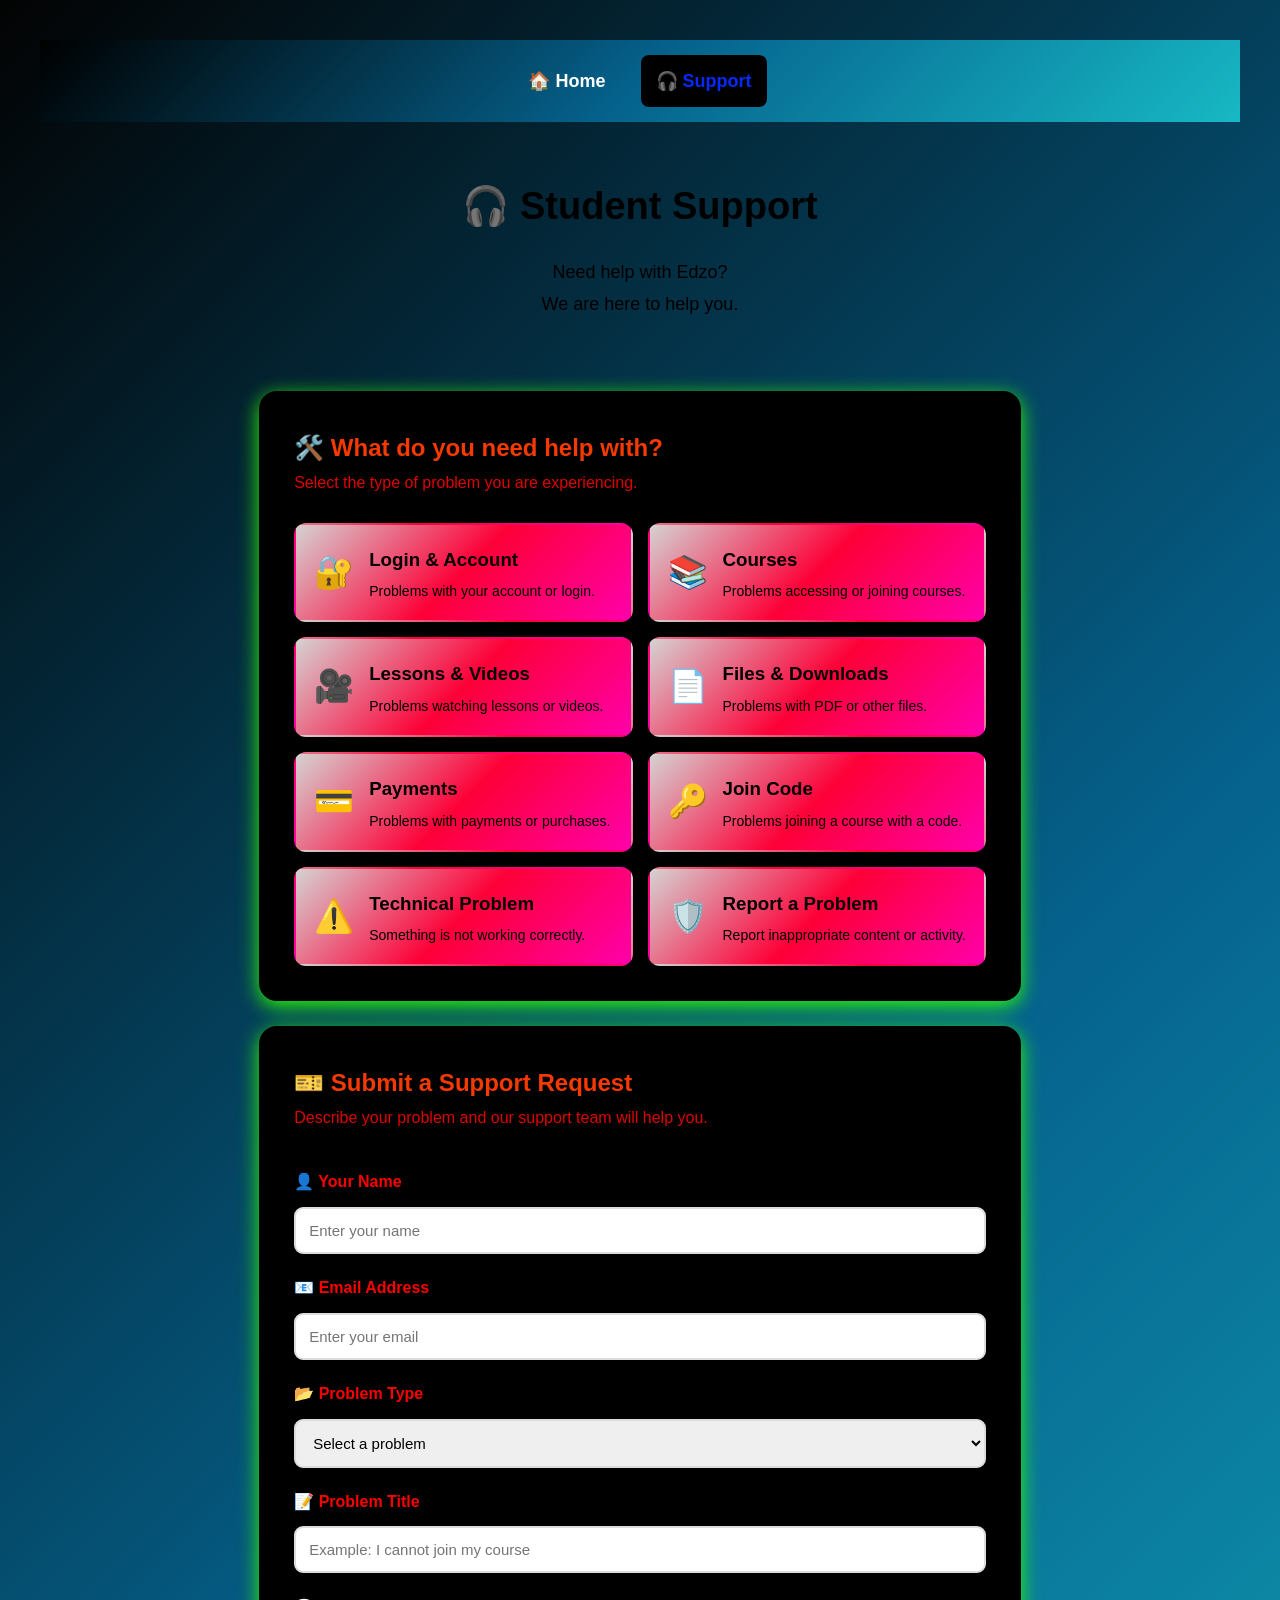
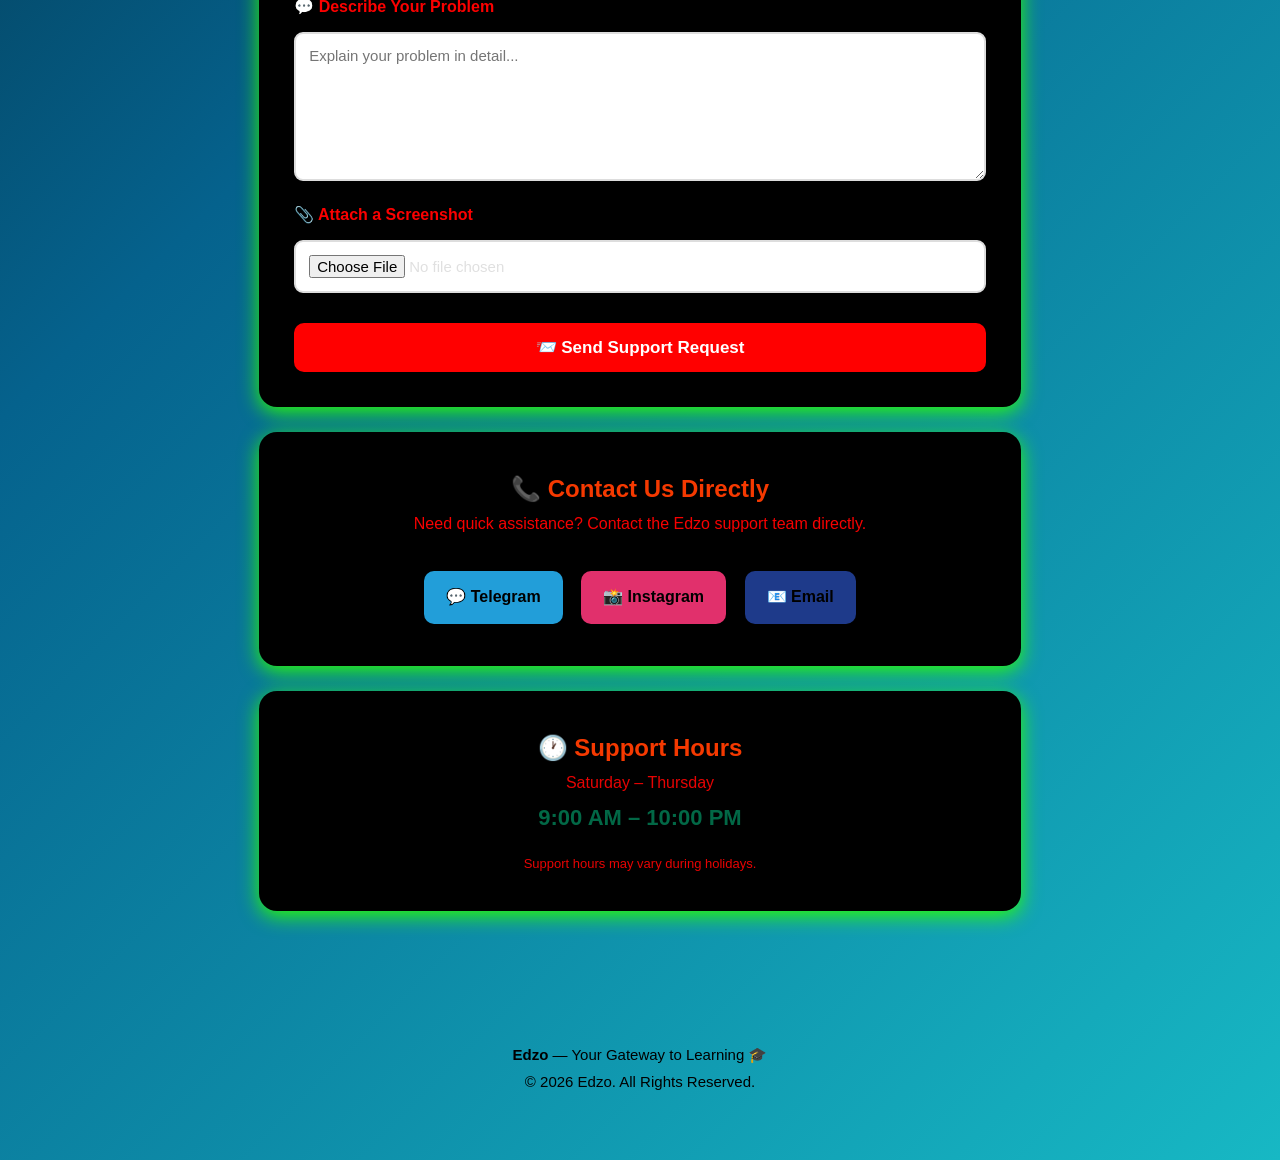
<file: edzo4,2.html>
<!DOCTYPE html>
<html lang="en">

<head>

    <meta charset="UTF-8">
    <meta name="viewport" content="width=device-width, initial-scale=1.0">
    <title>Edzo</title>
    <link rel="icon" type="image/jpeg" href="edzo.jpg" >
    <link rel="stylesheet" href="css.css"> 
</head>

</head>

<body>


<!-- =========================
     Navigation
========================= -->

<nav class="cvbb">

    <a href="index.html">🏠 Home</a>
    <a href="student-support.html" class="active">
        🎧 Support
    </a>

    

</nav>


<!-- =========================
     Header
========================= -->

<header class="support-header">

    <h1>🎧 Student Support</h1>

    <p>
        Need help with Edzo?
        <br>
        We are here to help you.
    </p>

</header>


<!-- =========================
     Main
========================= -->

<main class="support-container">


    <!-- Support Categories -->

    <section class="support-card">

        <h2>🛠️ What do you need help with?</h2>

        <p class="description">
            Select the type of problem you are experiencing.
        </p>


        <div class="support-options">


            <a href="#support-form" class="support-option">

                <span>🔐</span>

                <div>
                    <h3>Login & Account</h3>

                    <p>
                        Problems with your account or login.
                    </p>
                </div>

            </a>


            <a href="#support-form" class="support-option">

                <span>📚</span>

                <div>
                    <h3>Courses</h3>

                    <p>
                        Problems accessing or joining courses.
                    </p>
                </div>

            </a>


            <a href="#support-form" class="support-option">

                <span>🎥</span>

                <div>
                    <h3>Lessons & Videos</h3>

                    <p>
                        Problems watching lessons or videos.
                    </p>
                </div>

            </a>


            <a href="#support-form" class="support-option">

                <span>📄</span>

                <div>
                    <h3>Files & Downloads</h3>

                    <p>
                        Problems with PDF or other files.
                    </p>
                </div>

            </a>


            <a href="#support-form" class="support-option">

                <span>💳</span>

                <div>
                    <h3>Payments</h3>

                    <p>
                        Problems with payments or purchases.
                    </p>
                </div>

            </a>


            <a href="#support-form" class="support-option">

                <span>🔑</span>

                <div>
                    <h3>Join Code</h3>

                    <p>
                        Problems joining a course with a code.
                    </p>
                </div>

            </a>


            <a href="#support-form" class="support-option">

                <span>⚠️</span>

                <div>
                    <h3>Technical Problem</h3>

                    <p>
                        Something is not working correctly.
                    </p>
                </div>

            </a>


            <a href="#support-form" class="support-option">

                <span>🛡️</span>

                <div>
                    <h3>Report a Problem</h3>

                    <p>
                        Report inappropriate content or activity.
                    </p>
                </div>

            </a>


        </div>

    </section>


    <!-- Support Form -->

    <section class="support-card" id="support-form">

        <h2>🎫 Submit a Support Request</h2>

        <p class="description">
            Describe your problem and our support team
            will help you.
        </p>


        <form>


            <label for="name">
                👤 Your Name
            </label>

            <input
                type="text"
                id="name"
                placeholder="Enter your name"
                required
            >


            <label for="email">
                📧 Email Address
            </label>

            <input
                type="email"
                id="email"
                placeholder="Enter your email"
                required
            >


            <label for="problem">
                📂 Problem Type
            </label>

            <select id="problem" required>

                <option value="">
                    Select a problem
                </option>

                <option>🔐 Login & Account</option>

                <option>📚 Courses</option>

                <option>🎥 Lessons & Videos</option>

                <option>📄 Files & Downloads</option>

                <option>💳 Payments</option>

                <option>🔑 Join Code</option>

                <option>⚠️ Technical Problem</option>

                <option>🛡️ Report a Problem</option>

                <option>Other</option>

            </select>


            <label for="subject">
                📝 Problem Title
            </label>

            <input
                type="text"
                id="subject"
                placeholder="Example: I cannot join my course"
                required
            >


            <label for="message">
                💬 Describe Your Problem
            </label>

            <textarea
                id="message"
                rows="7"
                placeholder="Explain your problem in detail..."
                required
            ></textarea>


            <label for="file">
                📎 Attach a Screenshot
            </label>

            <input
                type="file"
                id="file"
                accept="image/*"
            >


            <button type="submit">
                📨 Send Support Request
            </button>


        </form>

    </section>


    <!-- Direct Contact -->

    <section class="contact-support">

        <h2>📞 Contact Us Directly</h2>

        <p>
            Need quick assistance?
            Contact the Edzo support team directly.
        </p>


        <div class="contact-buttons">

            <a href="#" class="telegram">
                💬 Telegram
            </a>

            <a href="#" class="instagram">
                📸 Instagram
            </a>

            <a href="mailto:support@edzo.com" class="email">
                📧 Email
            </a>

        </div>

    </section>


    <!-- Support Hours -->

    <section class="support-hours">

        <h2>🕐 Support Hours</h2>

        <p>
            Saturday – Thursday
        </p>

        <strong>
            9:00 AM – 10:00 PM
        </strong>

        <p class="note">
            Support hours may vary during holidays.
        </p>

    </section>


</main>


<!-- =========================
     Footer
========================= -->

<footer>

    <p>
        <strong>Edzo</strong> — Your Gateway to Learning 🎓
    </p>

    <p>
        © 2026 Edzo. All Rights Reserved.
    </p>

</footer>


</body>

</html>
</file>
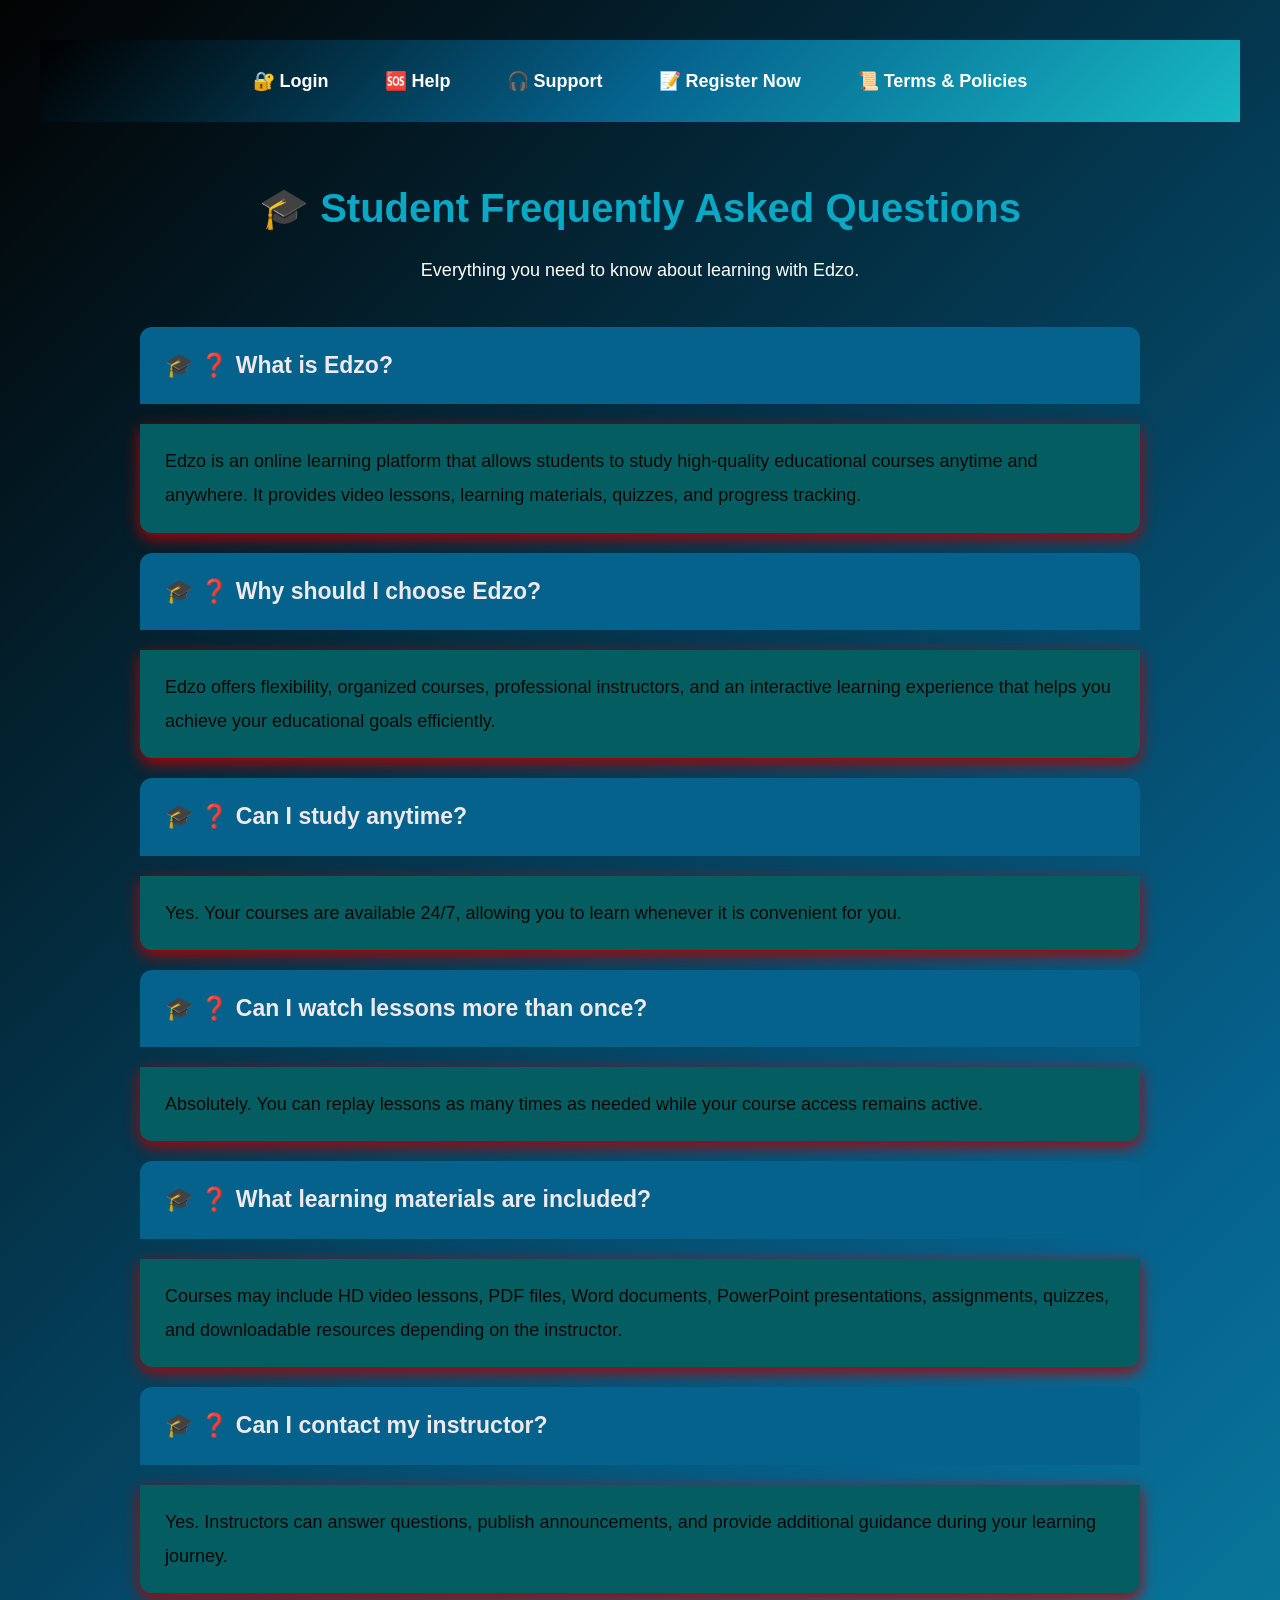
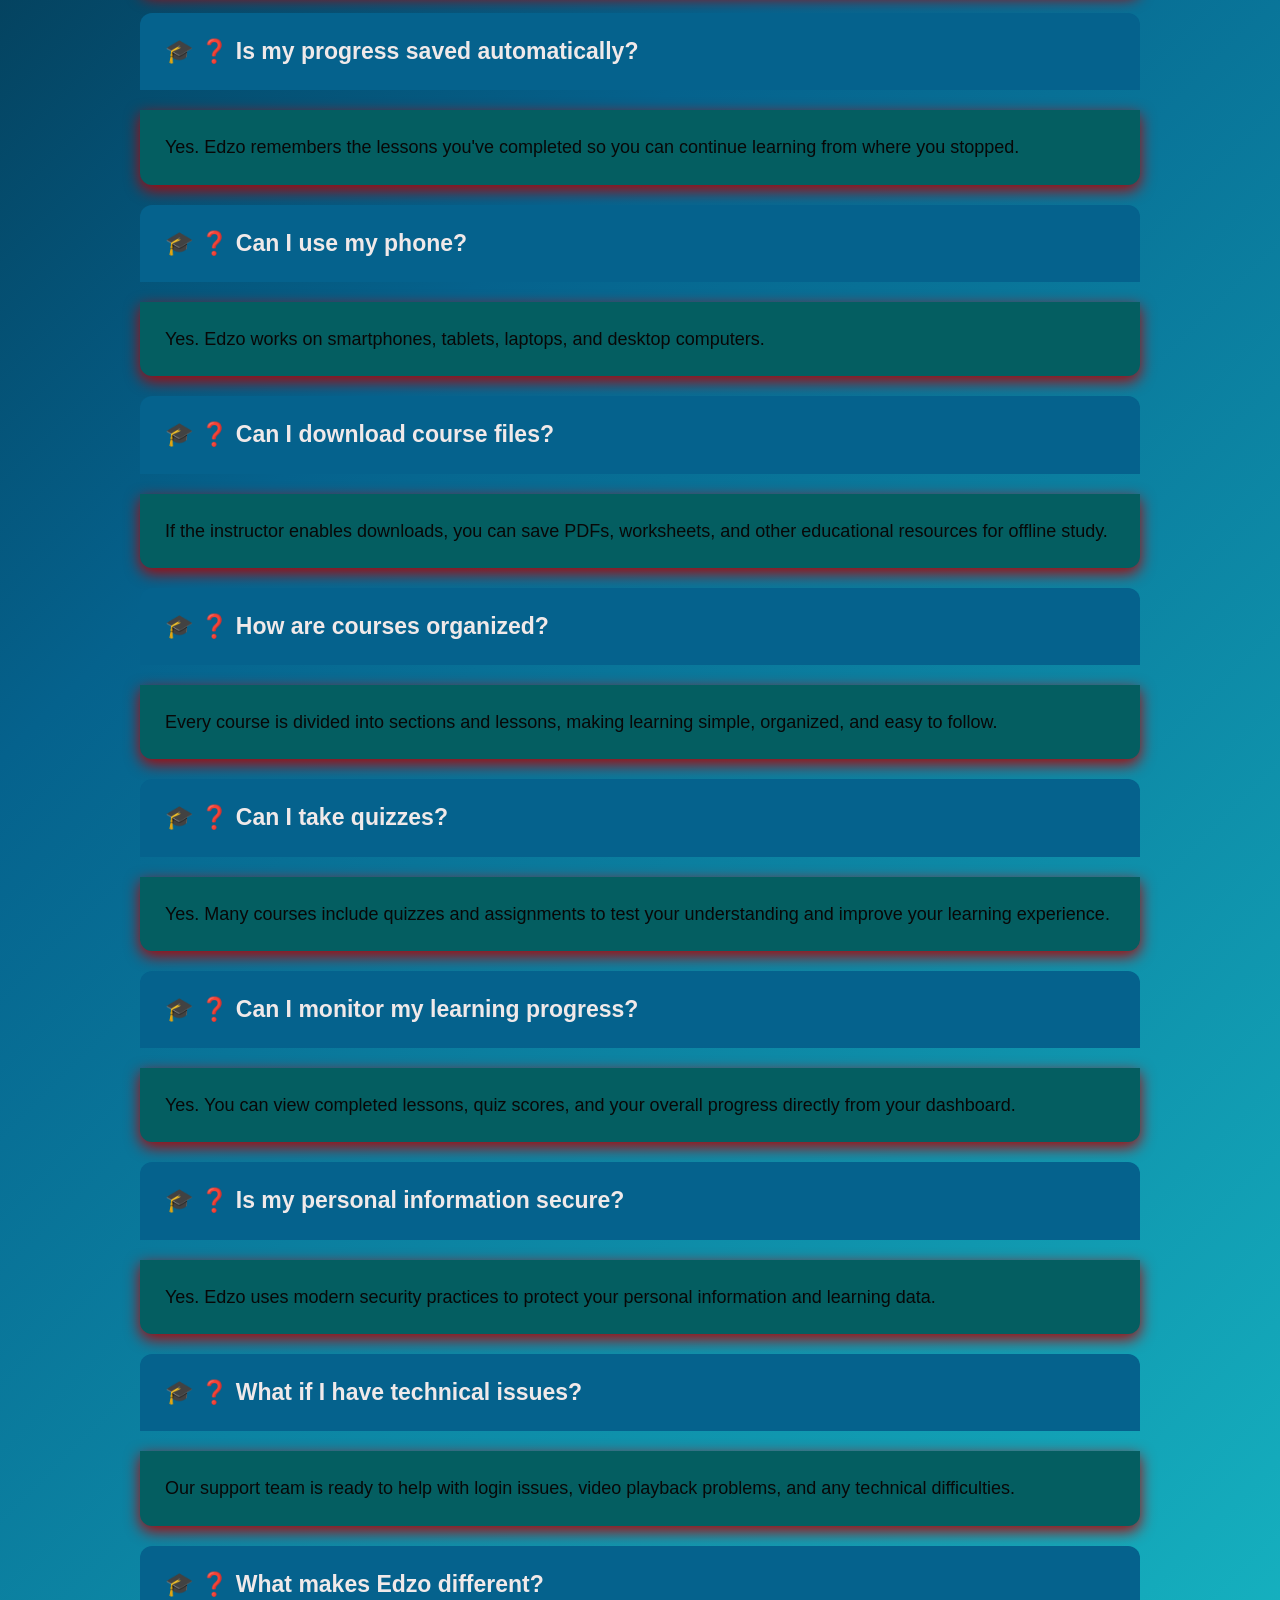
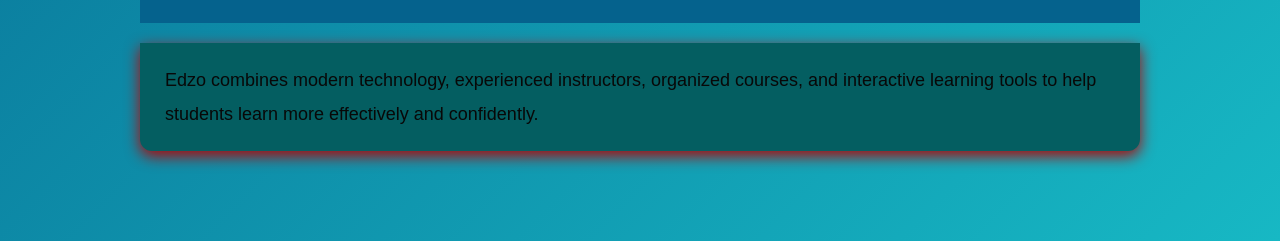
<file: edzo4.html>
<!DOCTYPE html>
<html lang="en">
<head>
    <meta charset="UTF-8">
    <meta name="viewport" content="width=device-width, initial-scale=1.0">
    <title>Edzo</title>
    <link rel="icon" type="image/jpeg" href="edzo.jpg" >
    <link rel="stylesheet" href="css.css"> 
</head>
<body>
    <nav>
        <a href="">🔐 Login</a>
        <a href="">🆘 Help</a>
        <a href="edzo4,2.html">🎧 Support</a>
        <a href="">📝 Register Now </a>
        <a href="edzo4,1.html">📜 Terms & Policies</a>
    </nav>
    <section class="dezo4">

    <h1>🎓 Student Frequently Asked Questions</h1>
    <p>
        Everything you need to know about learning with Edzo.
    </p>

    <div class="faq">

        <h2>❓ What is Edzo?</h2>
        <p>
            Edzo is an online learning platform that allows students to study high-quality educational courses anytime and anywhere. It provides video lessons, learning materials, quizzes, and progress tracking.
        </p>

        <h2>❓ Why should I choose Edzo?</h2>
        <p>
            Edzo offers flexibility, organized courses, professional instructors, and an interactive learning experience that helps you achieve your educational goals efficiently.
        </p>

        <h2>❓ Can I study anytime?</h2>
        <p>
            Yes. Your courses are available 24/7, allowing you to learn whenever it is convenient for you.
        </p>

        <h2>❓ Can I watch lessons more than once?</h2>
        <p>
            Absolutely. You can replay lessons as many times as needed while your course access remains active.
        </p>

        <h2>❓ What learning materials are included?</h2>
        <p>
            Courses may include HD video lessons, PDF files, Word documents, PowerPoint presentations, assignments, quizzes, and downloadable resources depending on the instructor.
        </p>

        <h2>❓ Can I contact my instructor?</h2>
        <p>
            Yes. Instructors can answer questions, publish announcements, and provide additional guidance during your learning journey.
        </p>

        <h2>❓ Is my progress saved automatically?</h2>
        <p>
            Yes. Edzo remembers the lessons you've completed so you can continue learning from where you stopped.
        </p>

        <h2>❓ Can I use my phone?</h2>
        <p>
            Yes. Edzo works on smartphones, tablets, laptops, and desktop computers.
        </p>

        <h2>❓ Can I download course files?</h2>
        <p>
            If the instructor enables downloads, you can save PDFs, worksheets, and other educational resources for offline study.
        </p>

        <h2>❓ How are courses organized?</h2>
        <p>
            Every course is divided into sections and lessons, making learning simple, organized, and easy to follow.
        </p>

        <h2>❓ Can I take quizzes?</h2>
        <p>
            Yes. Many courses include quizzes and assignments to test your understanding and improve your learning experience.
        </p>

        <h2>❓ Can I monitor my learning progress?</h2>
        <p>
            Yes. You can view completed lessons, quiz scores, and your overall progress directly from your dashboard.
        </p>

        <h2>❓ Is my personal information secure?</h2>
        <p>
            Yes. Edzo uses modern security practices to protect your personal information and learning data.
        </p>

        <h2>❓ What if I have technical issues?</h2>
        <p>
            Our support team is ready to help with login issues, video playback problems, and any technical difficulties.
        </p>

        <h2>❓ What makes Edzo different?</h2>
        <p>
            Edzo combines modern technology, experienced instructors, organized courses, and interactive learning tools to help students learn more effectively and confidently.
        </p>

    </div>

</section>
</body>
</html>
</file>
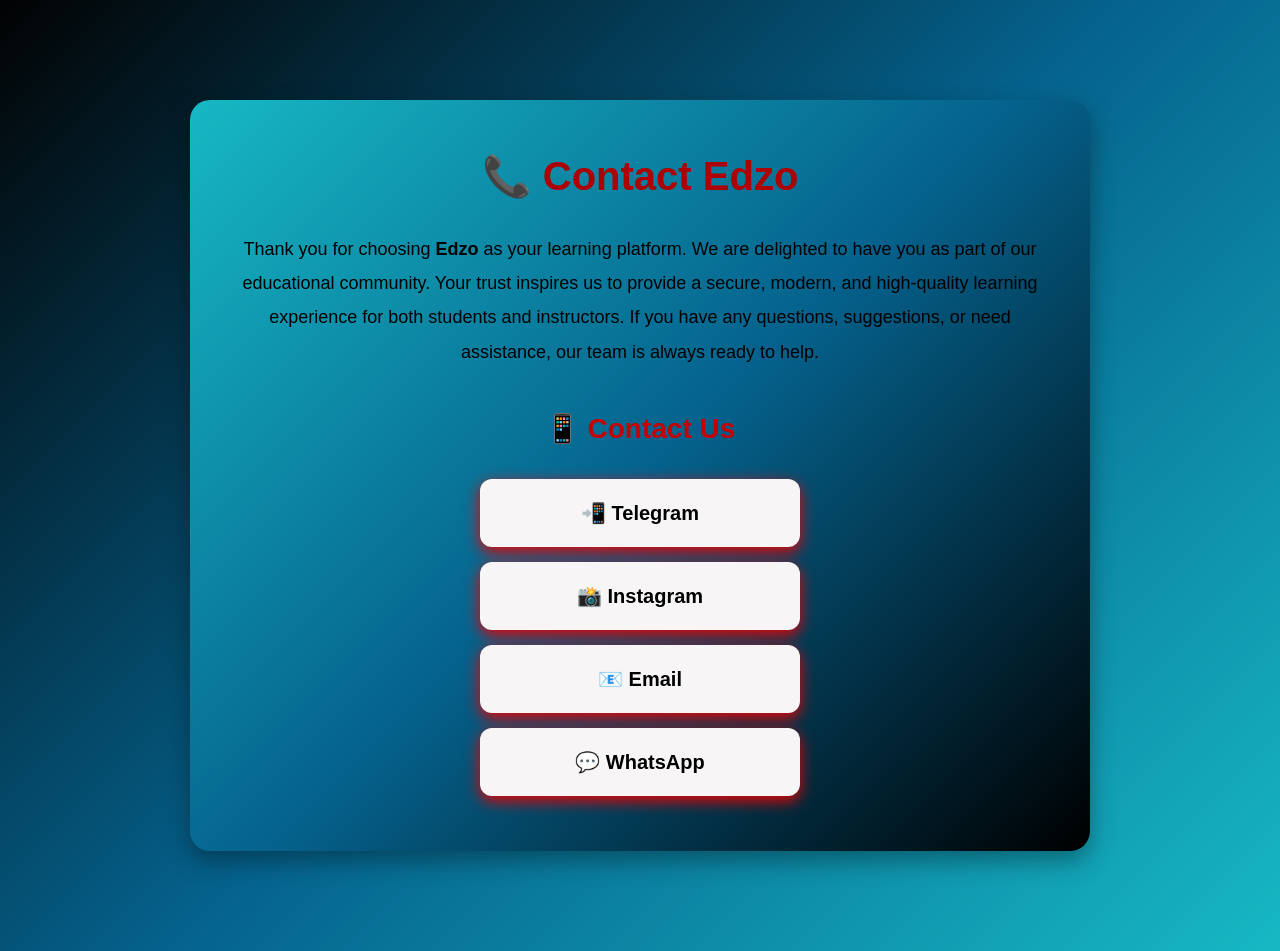
<file: edzo5.html>
<!DOCTYPE html>
<html lang="en">
<head>
    <meta charset="UTF-8">
    <meta name="viewport" content="width=device-width, initial-scale=1.0">
     <title>Edzo</title>
    <link rel="icon" type="image/jpeg" href="edzo.jpg" >
    <link rel="stylesheet" href="css.css">
</head>
<body>
    <section class="contact">

    <h1>📞 Contact Edzo</h1>

    <p>
        Thank you for choosing <strong>Edzo</strong> as your learning platform.
        We are delighted to have you as part of our educational community.
        Your trust inspires us to provide a secure, modern, and high-quality learning experience for both students and instructors.
        If you have any questions, suggestions, or need assistance, our team is always ready to help.
    </p>

    <h2>📱 Contact Us</h2>

    <a href="https://t.me/mu_laith" target="_blank">
        📲 Telegram
    </a>

    <a href="https://www.instagram.com/edzo_iq/?utm_source=ig_web_button_share_sheet" target="_blank">
        📸 Instagram
    </a>

    <a href="mailto:support@edzo.com">
        📧 Email
    </a>

    <a href="https://wa.me/9647XXXXXXXXX" target="_blank">
        💬 WhatsApp
    </a>
    

</section>
</body>
</html>
</file>
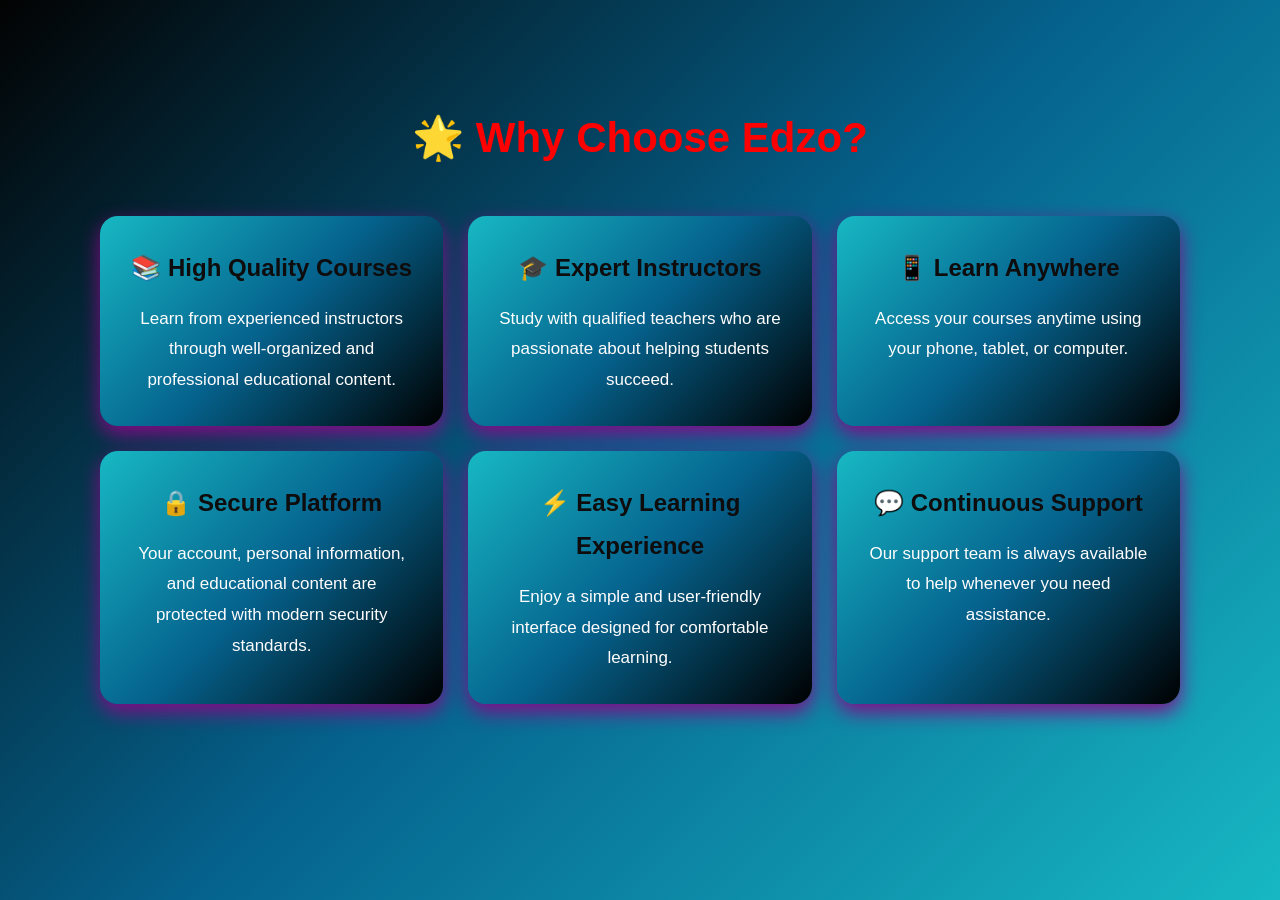
<file: edzo6.html>
<!DOCTYPE html>
<html lang="en">
<head>
    <meta charset="UTF-8">
    <meta name="viewport" content="width=device-width, initial-scale=1.0">
       <title>Edzo</title>
    <link rel="icon" type="image/jpeg" href="edzo.jpg" >
    <link rel="stylesheet" href="css.css"> 
    
</head>
<body>
    <section class="why-edzo">

    <h1>🌟 Why Choose Edzo?</h1>

    <div class="cards">

        <div class="card">
            <h2>📚 High Quality Courses</h2>
            <p>Learn from experienced instructors through well-organized and professional educational content.</p>
        </div>

        <div class="card">
            <h2>🎓 Expert Instructors</h2>
            <p>Study with qualified teachers who are passionate about helping students succeed.</p>
        </div>

        <div class="card">
            <h2>📱 Learn Anywhere</h2>
            <p>Access your courses anytime using your phone, tablet, or computer.</p>
        </div>

        <div class="card">
            <h2>🔒 Secure Platform</h2>
            <p>Your account, personal information, and educational content are protected with modern security standards.</p>
        </div>

        <div class="card">
            <h2>⚡ Easy Learning Experience</h2>
            <p>Enjoy a simple and user-friendly interface designed for comfortable learning.</p>
        </div>

        <div class="card">
            <h2>💬 Continuous Support</h2>
            <p>Our support team is always available to help whenever you need assistance.</p>
        </div>

    </div>

</section>
</body>
</html>
</file>
<file: css.css>
* {
    margin: 0;
    padding: 0;
    box-sizing: border-box;
    font-family: Arial, Helvetica, sans-serif;
}

body {
    background: linear-gradient(135deg, #000000dc, #05628d, #17b8c4);
    cursor: pointer;
    transition: 0.4s;
    font-family: Arial, sans-serif;
    color: rgb(255, 255, 255);
    line-height: 1.8;
    margin: 0;
    padding: 40px;
}

.vv {
    color: rgb(255, 255, 255);
    text-align: center;
    font-family: 'Gill Sans', 'Gill Sans MT', Calibri, 'Trebuchet MS', sans-serif;
}

div > a img {
    border: 5px solid rgb(253, 253, 253);
    display: block;
    width: 250px;
    height: 250px;
    border-radius: 50%;
    margin: 20px auto;
    object-fit: cover;
}

.container {
    width: 90%;
    max-width: 1200px;
    margin: auto;
}

/* hr {
    border: none;
    height: 12.5px;
    background-color: black;
    width: 100%;
    margin: 40px auto;
} */

/* شريط التنقل */
nav {
    background: linear-gradient(135deg, #000000, #05628d, #17b8c4);
    padding: 15px 40px;
    display: flex;
    justify-content: center;
    align-items: center;
    gap: 30px;
}

/* الروابط */
nav a {
    color: white;
    text-decoration: none;
    font-size: 18px;
    font-weight: bold;
    font-family: Arial, sans-serif;
    padding: 10px 18px;
    border-radius: 50px;
    transition: 0.3s;
    cursor: pointer;
}

nav a:hover {
    background-color: rgb(0, 0, 0);
    color: #1098ce;
}

nav a.active {
    background-color: #FFD700;
    color: black;
}

.features {
    width: 80%;
    margin: 50px auto;
    padding: 30px;
    background: linear-gradient(135deg, #17b8c4, #05628d, #000000dc);
    border-radius: 15px;
    box-shadow: 0 0 15px rgba(0,0,0,0.1);
    font-family: Arial, sans-serif;
    line-height: 1.8;
}

.features h2 {
    color: rgb(255, 255, 255);
    text-align: center;
    font-size: 32px;
    margin-bottom: 30px;
}

.features h3 {
    color: rgb(0, 0, 0);
    font-size: 22px;
    margin-top: 20px;
}

.features p {
    color: rgb(247, 4, 4);
    font-size: 18px;
}

.baebe {
    color: rgb(255, 255, 255);
    text-align: center;
    width: 80%;
    margin: 50px auto;
    padding: 30px;
    background: linear-gradient(135deg, #17b8c4, #05628d, #000000);
    border-radius: 15px;
    box-shadow: 0 0 15px rgba(0,0,0,0.1);
    font-family: Arial, sans-serif;
    line-height: 1.8; 
}

.baebe p {
    text-align: left;
    color: rgb(0, 0, 0);
    font-size: 24px;
    font-family: Verdana, Geneva, Tahoma, sans-serif;
}

.vnm {
    font-size: 24px;          
    color: #ffffff;           
    font-weight: bold;
}

ruby rt {
    font-size: 14px;         
    color: #17b8c4;         
    font-weight: normal;
    user-select: none;    
}

ruby rp {
    color: #888888;          
    font-size: 14px;
}

#vv {
    padding: 10px 15px;
    font-size: 16px;
    border-radius: 8px;
    border: 2px solid #17b8c4;
    background-color: #000;
    color: #fff;
    cursor: pointer;
    outline: none;
}

.terms {
    width: 90%;
    max-width: 1000px;
    margin: 60px auto;
    padding: 40px;
    background: linear-gradient(135deg, #000000dc, #05628d, #17b8c4);
    border-radius: 15px;
    box-shadow: 0 8px 20px rgb(202, 10, 10);
}

.terms h1 {
    text-align: center;
    color: #078899;
    font-size: 40px;
    margin-bottom: 35px;
    padding-bottom: 15px;
    border-bottom: 4px solid #ff0000;
}

.terms h2 {
    color: #ff0101;
    font-size: 28px;
    margin-top: 35px;
    margin-bottom: 15px;
    padding-left: 15px;
    border-left: 6px solid #ff0000;
    transition: 0.3s;
}

.terms h2:hover {
    color: #000000;
}

.terms h3 {
    color: #000000;
    font-size: 22px;
    margin-top: 20px;
    margin-bottom: 10px;
}

.terms p {
    color: #000000;
    font-size: 18px;
    line-height: 1.9;
    text-align: justify;
    margin-bottom: 20px;
}

.terms ul {
    margin-left: 30px;
    margin-bottom: 25px;
}

.terms li {
    color: #000000;
    font-size: 18px;
    line-height: 1.8;
    margin-bottom: 10px;
}

.terms li::marker {
    color: #ff0000;
}

.terms p:hover,
.terms li:hover {
    color: #000;
    transition: 0.3s;
}

.dezo4 {
    width: 90%;
    max-width: 1000px;
    margin: 50px auto;
}

.dezo4 h1 {
    text-align: center;
    color: #09a9c5;
    font-size: 40px;
    margin-bottom: 10px;
}

.dezo4 > p {
    text-align: center;
    color: #ffffff;
    font-size: 18px;
    margin-bottom: 40px;
}

.faq {
    display: flex;
    flex-direction: column;
    gap: 20px;
}

.faq h2 {
    background: #05628d;
    color: rgb(240, 233, 233);
    padding: 18px 25px;
    border-radius: 12px 12px 0 0;
    margin: 0;
    font-size: 23px;
}

.faq p {
    margin: 0;
    padding: 20px 25px;
    background: rgb(4, 94, 97);
    color: #080808;
    font-size: 18px;
    line-height: 1.9;
    border-radius: 0 0 12px 12px;
    box-shadow: 0 5px 15px rgba(180, 1, 1, 0.993);
    transition: .3s;
}

.faq p:hover {
    transform: translateY(-4px);
    box-shadow: 0 12px 25px rgba(67, 143, 5, 0.986);
}

.dezo4 h2::before {
    content: "🎓 ";
}

.dezo4 h2:hover {
    background: #000000;
    color: rgb(11, 85, 119);
    transition: .3s;
    cursor: pointer;
}

.contact {
    width: 90%;
    max-width: 900px;
    margin: 60px auto;
    padding: 40px;
    background: linear-gradient(135deg, #17b8c4, #05628d, #000000);
    border-radius: 20px;
    box-shadow: 0 10px 25px rgba(0,0,0,.35);
    text-align: center;
}

.contact h1 {
    color: #ad0202;
    font-size: 40px;
    margin-bottom: 20px;
}

.contact p {
    color: #000000;
    font-size: 18px;
    line-height: 1.9;
    margin-bottom: 35px;
}

.contact h2 {
    color: #c50202;
    font-size: 28px;
    margin-bottom: 25px;
}

.contact a {
    display: block;
    width: 320px;
    margin: 15px auto;
    padding: 16px;
    background: #f7f5f6;
    color: #000000;
    text-decoration: none;
    font-size: 20px;
    font-weight: bold;
    border-radius: 12px;
    transition: .3s;
    box-shadow: 0 5px 15px rgb(233, 2, 2);
}

.contact a:hover {
    background: #000000;
    color: #e60a0a;
    transform: scale(1.05);
    box-shadow: 0 10px 20px rgba(172, 2, 135, 0.959);
}

.why-edzo {
    width: 90%;
    max-width: 1200px;
    margin: 60px auto;
    text-align: center;
}

.why-edzo h1 {
    color: #ff0000;
    font-size: 42px;
    margin-bottom: 40px;
}

.cards {
    display: grid;
    grid-template-columns: repeat(auto-fit, minmax(280px, 1fr));
    gap: 25px;
}

.card {
    background: linear-gradient(135deg, #17b8c4, #05628d, #000000);
    padding: 30px;
    border-radius: 18px;
    box-shadow: 0 8px 20px rgba(136, 8, 136, 0.979);
    transition: .3s;
}

.card:hover {
    transform: translateY(-8px);
    box-shadow: 0 15px 30px rgb(238, 0, 0);
}

.card h2 {
    color: #0e0c0c;
    font-size: 24px;
    margin-bottom: 15px;
}

.card p {
    color: #fffdfd;
    font-size: 17px;
    line-height: 1.8;
}

.courses {
    width: 90%;
    max-width: 1200px;
    margin: 60px auto;
    text-align: center;
}

.courses h1 {
    color: #ff0000;
    font-size: 40px;
    margin-bottom: 10px;
}

.courses > p {
    color: rgb(0, 0, 0);
    font-size: 18px;
    margin-bottom: 40px;
}

.course-grid {
    display: grid;
    grid-template-columns: repeat(auto-fit, minmax(300px, 1fr));
    gap: 30px;
}

.course-card {
    background: linear-gradient(135deg, #17b8c4, #05628d, #000000);
    border-radius: 18px;
    overflow: hidden;
    box-shadow: 0 10px 20px rgba(255, 0, 0, 0.3);
    transition: .3s;
}

.course-card:hover {
    transform: translateY(-10px);
}

.course-card img {
    width: 100%;
    height: 220px;
    object-fit: cover;
}

.course-card h2 {
    color: #ff0000;
    margin: 20px 0 10px;
}

.course-card p {
    color: rgb(2, 0, 0);
    font-size: 17px;
    margin: 8px 20px;
}

.course-card a {
    display: inline-block;
    margin: 20px;
    padding: 12px 25px;
    background: #fffffc;
    color: rgb(0, 0, 0);
    text-decoration: none;
    border-radius: 10px;
    font-weight: bold;
    transition: .3s;
}

.course-card a:hover {
    background: rgb(0, 0, 0);
    color: #ff0000;
}

button:hover {
    background: rgb(17, 0, 255);
}

@keyframes fade {
    from {
        opacity: 0;
    }
    to {
        opacity: 1;
    }
}

div {
    animation: fade 1s;
}

/* ============================================
   Responsive - تصغير المقاسات للموبايل
   نفس الترتيب والمكان، بس أحجام أصغر
   ============================================ */




        body {
            margin: 0;
            font-family: Arial, sans-serif;
            background: linear-gradient(135deg, #000000dc, #05628d, #17b8c4);
            color: #000000;
        }

        /* Navigation */
        .nm {
            background: linear-gradient(135deg, #000000dc, #05628d, #17b8c4);
            padding: 15px 30px;
            display: flex;
            justify-content: center;
            align-items: center;
            gap: 25px;
            flex-wrap: wrap;
        }

        .nm a {
            text-decoration: none;
            color: rgb(255, 255, 255);
            font-weight: bold;
            padding: 10px 18px;
            border-radius: 8px;
            transition: 0.3s;
        }

        .nm a:hover {
            background-color: rgb(0, 0, 0);
            color: #1E3A8A;
        }

        .nm a.active {
            background-color: #000000;
            color: rgb(235, 0, 0);
        }

        /* Main container */
        .terms-container {
            max-width: 1000px;
            margin: 50px auto;
            padding: 20px;
        }

        /* Main card */
        .terms-card {
            background: linear-gradient(135deg, #17b8c4, #05628d, #000000);
            border-radius: 20px;
            padding: 45px;
            box-shadow: 0 10px 30px rgb(255, 0, 0);
        }

        /* Main title */
        .terms-card h1 {
            text-align: center;
            color: #690062;
            margin-bottom: 15px;
            font-size: 35px;
        }

        .intro {
            text-align: center;
            font-size: 17px;
            line-height: 1.8;
            margin-bottom: 35px;
            color: #ffffff;
        }

        /* Sections */
        .terms-section {
            margin-bottom: 30px;
        }

        .terms-section h2 {
            color: #000000;
            font-size: 23px;
            border-left: 5px solid #ff2600;
            padding-left: 12px;
            margin-bottom: 12px;
        }

        .terms-section p {
            line-height: 1.8;
            color: #3af39d;
        }

        .terms-section ul {
            line-height: 2;
            padding-left: 25px;
            color: #5bff7f;
        }

        .terms-section li {
            margin-bottom: 5px;
        }

        /* Agreement box */
        .agreement {
            background: #faf9fa;
            border: 2px solid #ff0000;
            border-radius: 15px;
            padding: 25px;
            margin-top: 40px;
            text-align: center;
        }

        .agreement h2 {
            color: #ff0303;
            border: none;
            padding: 0;
        }

        .agreement p {
            font-size: 17px;
            font-weight: bold;
            line-height: 1.8;
        }

        /* Back button */
        .back-button {
            display: block;
            width: fit-content;
            margin: 30px auto 0;
            padding: 12px 25px;
            background: #e40000;
            color: rgb(0, 0, 0);
            text-decoration: none;
            border-radius: 10px;
            font-weight: bold;
            transition: 0.3s;
        }

        .back-button:hover {
            background: #000000;
            color: rgb(223, 6, 6);
            transform: translateY(-2px);
        }

        /* Footer */
        footer {
            text-align: center;
            color: rgb(255, 253, 253);
            padding: 25px;
            font-size: 15px;
        }

        /* Mobile */
        


/* =========================
   Edzo Teacher Help
========================= */

* {
    box-sizing: border-box;
}

body {
    margin: 0;
    font-family: Arial, sans-serif;
    background: linear-gradient(135deg, #000000, #05628d, #17b8c4);
    color: #222;
}


/* =========================
   Navigation
========================= */

.vb {
    display: flex;
    justify-content: center;
    align-items: center;
    gap: 20px;
    padding: 15px 25px;
    flex-wrap: wrap;
}

.vb a {
    color: rgb(241, 237, 237);
    text-decoration: none;
    font-weight: bold;
    padding: 10px 15px;
    border-radius: 8px;
    transition: 0.3s;
}

.vb a:hover {
    background-color: rgb(0, 0, 0);
    color: #24024b;
}

.vb a.active {
    background-color: #000000;
    color: rgb(245, 0, 0);
}


/* =========================
   Header
========================= */

.help-header {
    text-align: center;
    color: rgb(0, 0, 0);
    padding: 45px 20px 25px;
}

.help-header h1 {
    font-size: 38px;
    margin-bottom: 15px;
}

.help-header p {
    font-size: 18px;
    line-height: 1.8;
}


/* =========================
   Container
========================= */

.help-container {
    max-width: 900px;
    margin: 20px auto 60px;
    padding: 20px;
}


/* =========================
   Help Box
========================= */

.help-box {
    background: rgb(255, 254, 254);
    margin-bottom: 15px;
    border-radius: 14px;
    overflow: hidden;
    box-shadow: 0 5px 20px rgb(255, 0, 0);
}


/* =========================
   Question
========================= */

.help-question {
    width: 100%;
    border: none;
    background: rgb(5, 0, 0);
    padding: 20px;
    font-size: 18px;
    font-weight: bold;
    text-align: right;
    cursor: pointer;

    display: flex;
    justify-content: space-between;
    align-items: center;

    color: #f70000;

    transition: 0.3s;
}

.help-question:hover {
    background: #f8f5f4;
}


/* =========================
   Arrow
========================= */

.arrow {
    transition: 0.3s;
    font-size: 20px;
}


/* =========================
   Answer
========================= */

.help-answer {
    max-height: 0;
    overflow: hidden;

    transition: max-height 0.4s ease;

    background: #050000;
}

.help-answer p {
    padding: 0 20px 10px;
    margin: 0;

    line-height: 2;
    color: #350153;
}

.help-answer ul {
    padding: 0 40px 20px;

    line-height: 2;
    color: #64005f;
}


/* =========================
   Active
========================= */

.help-box.active .help-answer {
    max-height: 500px;
}

.help-box.active .arrow {
    transform: rotate(180deg);
}


/* =========================
   Support
========================= */

.support {
    background: rgb(3, 3, 3);

    text-align: center;

    padding: 35px 20px;

    border-radius: 18px;

    margin-top: 30px;

    box-shadow: 0 5px 20px rgb(234, 0, 255);
}

.support h2 {
    color: #f01000;
}

.support p {
    color: #ffffff;
    line-height: 1.8;
}


/* =========================
   Support Buttons
========================= */

.support a {
    display: inline-block;

    margin: 8px;

    padding: 12px 22px;

    border-radius: 10px;

    text-decoration: none;

    font-weight: bold;

    transition: 0.3s;
}

.telegram {
    background: #229ED9;
    color: white;
}

.instagram {
    background: #E1306C;
    color: white;
}

.support a:hover {
    transform: translateY(-3px);
    opacity: 0.85;
}


/* =========================
   Footer
========================= */

footer {
    text-align: center;

    color: rgb(0, 0, 0);

    padding: 25px;

    line-height: 1.8;
}


/* =========================
   Mobile
========================= */



/* =========================
   Edzo Teacher Support
========================= */

* {
    box-sizing: border-box;
}


body {
    margin: 0;
    font-family: Arial, sans-serif;
    background: linear-gradient(135deg, #000000dc, #05628d, #17b8c4);

    color: #ff0000;
}


/* =========================
   Navigation
========================= */

nav {
    display: flex;

    justify-content: center;
    align-items: center;

    gap: 20px;

    padding: 15px 25px;

    flex-wrap: wrap;
}


.ed a {
    color: white;

    text-decoration: none;

    font-weight: bold;

    padding: 10px 15px;

    border-radius: 8px;

    transition: 0.3s;
}


.ed a:hover {
    background-color: rgb(0, 0, 0);

    color: #2c003d;
}

.ed a.active {
    background-color: #000000;

    color: rgb(243, 0, 0);
}


/* =========================
   Header
========================= */

.support-header {
    text-align: center;

    color: rgb(0, 0, 0);

    padding: 45px 20px 25px;
}


.support-header h1 {
    font-size: 38px;

    margin-bottom: 15px;
}


.support-header p {
    font-size: 18px;

    line-height: 1.8;
}


/* =========================
   Main Container
========================= */

.support-container {
    max-width: 900px;

    margin: 20px auto 60px;

    padding: 20px;
}


/* =========================
   Cards
========================= */

.support-card,
.direct-support,
.support-hours,
.requests {

    background: linear-gradient(135deg, #17b8c4, #05628d, #000000);

    border-radius: 18px;

    padding: 35px;

    margin-bottom: 25px;

    box-shadow:
        0 5px 20px rgb(255, 0, 0);
}


.support-card h2,
.direct-support h2,
.support-hours h2,
.requests h2 {

    color: #000000;

    margin-top: 0;
}


/* =========================
   Description
========================= */

.description {

    color: #df0000;

    line-height: 1.8;

    margin-bottom: 30px;
}


/* =========================
   Form
========================= */

form {
    display: flex;

    flex-direction: column;

    gap: 10px;
}


label {

    font-weight: bold;

    color: #e00043;

    margin-top: 10px;
}


input,
select,
textarea {

    width: 100%;

    padding: 13px;

    border: 2px solid #fa0000;

    border-radius: 9px;

    font-size: 15px;

    font-family: Arial, sans-serif;

    outline: none;

    transition: 0.3s;
}


input:focus,
select:focus,
textarea:focus {

    border-color: #000000;

    box-shadow:
        0 0 5px rgb(111, 230, 0);
}


textarea {

    resize: vertical;
}


/* =========================
   File Input
========================= */

input[type="file"] {

    background: #ffffff;

    cursor: pointer;
}


/* =========================
   Submit Button
========================= */

form button {

    margin-top: 20px;

    padding: 14px;

    border: none;

    border-radius: 10px;

    background: #000000;

    color: white;

    font-size: 17px;

    font-weight: bold;

    cursor: pointer;

    transition: 0.3s;
}


form button:hover {

    background: #fdfdfc;

    color: rgb(255, 3, 3);

    transform: translateY(-2px);
}


/* =========================
   Direct Support
========================= */

.direct-support {

    text-align: center;
}


.direct-support p {

    color: #ff0000;

    line-height: 1.8;
}


.support-buttons {

    margin-top: 25px;
}


.support-buttons a {

    display: inline-block;

    padding: 12px 22px;

    margin: 7px;

    border-radius: 10px;

    text-decoration: none;

    color: rgb(0, 0, 0);

    font-weight: bold;

    transition: 0.3s;
}


.support-buttons a:hover {

    transform: translateY(-3px);

    opacity: 0.85;
}


.telegram {

    background: #229ED9;
}


.instagram {

    background: #E1306C;
}


.email {

    background: #3e0458;
}


/* =========================
   Support Hours
========================= */

.support-hours {

    text-align: center;
}


.support-hours p {

    color: #fffbfb;

    line-height: 1.8;
}


.support-hours strong {

    font-size: 22px;

    color: #9dff00;
}


.note {

    font-size: 13px;

    margin-top: 15px;
}


/* =========================
   Requests
========================= */

.requests {

    text-align: center;
}


.empty {

    background: #0071e2;

    padding: 20px;

    border-radius: 10px;

    color: #e90101;
}


/* =========================
   Future Request
========================= */

.request {

    text-align: right;

    background: #f8fafc;

    padding: 20px;

    border-radius: 10px;

    margin-top: 15px;
}


.request h3 {

    color: #44c508;
}


.request span {

    font-weight: bold;

    color: #d90606;
}


/* =========================
   Footer
========================= */

footer {

    text-align: center;

    color: rgb(0, 0, 0);

    padding: 25px;

    line-height: 1.8;
}


/* =========================
   Mobile
========================= */



/* =========================
   Edzo Student Terms
========================= */

* {
    box-sizing: border-box;
}


.nnm {
    margin: 0;

    font-family: Arial, sans-serif;
    background: linear-gradient(135deg, #000000dc, #05628d, #17b8c4);
    color: #fd0000;
}


/* =========================
   Navigation
========================= */

.bnn {
    display: flex;

    justify-content: center;
    align-items: center;

    gap: 20px;

    padding: 15px 25px;

    flex-wrap: wrap;
}


.bnn a {
    color: white;

    text-decoration: none;

    font-weight: bold;

    padding: 10px 15px;

    border-radius: 8px;

    transition: 0.3s;
}


.bnn a:hover {
    background-color: rgb(0, 0, 0);

    color: #ff0000;
}


.bnn a.active {
    background-color: #030003;

    color: rgb(45, 1, 49);
}


/* =========================
   Header
========================= */

.terms-header {
    text-align: center;

    color: rgb(0, 0, 0);

    padding: 50px 20px 30px;
}


.terms-header h1 {
    font-size: 38px;

    margin-bottom: 15px;
}


.terms-header p {
    font-size: 18px;

    line-height: 1.8;
}


/* =========================
   Container
========================= */

.terms-container {
    max-width: 950px;

    margin: 20px auto 60px;

    padding: 20px;
}


/* =========================
   Terms Cards
========================= */

.terms-card {

    background: linear-gradient(135deg, #17b8c4, #05628d, #000000);

    padding: 30px;

    margin-bottom: 20px;

    border-radius: 16px;

    box-shadow:
        0 5px 20px rgb(234, 0, 255);

    transition: 0.3s;
}


.terms-card:hover {

    transform: translateY(-3px);
}


.terms-card h2 {

    color: #eb4a00;

    margin-top: 0;

    margin-bottom: 15px;

    font-size: 23px;
}


.terms-card p {

    color: #ff0000;

    line-height: 1.9;

    font-size: 16px;
}


.terms-card ul {

    color: #0b0c0b;

    line-height: 2;

    padding-right: 25px;
}


.terms-card li {

    margin-bottom: 5px;
}


/* =========================
   Agreement
========================= */

.agreement {

    background: linear-gradient(135deg, #17b8c4, #05628d, #000000);

    text-align: center;

    padding: 35px;

    border-radius: 18px;

    box-shadow:
        0 5px 20px rgb(255, 0, 0);

    margin-top: 30px;
}


.agreement h2 {

    color: #ff0000;

    margin-top: 0;
}


.agreement p {

    color: #1d0303;

    line-height: 1.9;

    max-width: 750px;

    margin: 15px auto 25px;
}


.agreement-box {

    display: inline-flex;

    gap: 10px;

    align-items: center;

    padding: 12px 20px;

    background: #f1f5f9;

    border-radius: 10px;

    color: #479e00;
}


/* =========================
   Footer
========================= */

footer {

    text-align: center;

    color: rgb(0, 0, 0);

    padding: 25px;

    line-height: 1.8;
}


/* =========================
   Mobile
========================= */




/* =========================
   Edzo Student Support
========================= */

* {
    box-sizing: border-box;
}


body {
    margin: 0;

    font-family: Arial, sans-serif;

    background: linear-gradient(135deg, #000000dc, #05628d, #17b8c4);

    color: #ff0000;
}


/* =========================
   Navigation
========================= */

nav {
    display: flex;

    justify-content: center;
    align-items: center;

    gap: 20px;

    padding: 15px 25px;

    flex-wrap: wrap;
}


.cvbb a {
    color: white;

    text-decoration: none;

    font-weight: bold;

    padding: 10px 15px;

    border-radius: 8px;

    transition: 0.3s;
}


.cvbb a:hover {
    background-color: rgb(5, 4, 4);

    color: #c300ff;
}


.cvbb a.active {
    background-color: #000000;

    color: rgb(4, 42, 255);
}


/* =========================
   Header
========================= */

.support-header {
    text-align: center;

    color: rgb(0, 0, 0);

    padding: 50px 20px 30px;
}


.support-header h1 {
    font-size: 38px;

    margin-bottom: 15px;
}


.support-header p {
    font-size: 18px;

    line-height: 1.8;
}


/* =========================
   Container
========================= */

.support-container {
    max-width: 950px;

    margin: 20px auto 60px;

    padding: 20px;
}


/* =========================
   Cards
========================= */

.support-card,
.contact-support,
.support-hours {

    background: rgb(0, 0, 0);

    padding: 35px;

    margin-bottom: 25px;

    border-radius: 18px;

    box-shadow:
        0 5px 20px rgba(43, 255, 0, 0.986);
}


.support-card h2,
.contact-support h2,
.support-hours h2 {

    color: #f53900;

    margin-top: 0;
}


.description {

    color: #df0000;

    line-height: 1.8;

    margin-bottom: 25px;
}


/* =========================
   Support Options
========================= */

.support-options {

    display: grid;

    grid-template-columns:
        repeat(2, 1fr);

    gap: 15px;
}


.support-option {

    display: flex;

    align-items: center;

    gap: 15px;

    padding: 18px;
    
    background: linear-gradient(135deg, #f7f4f4dc, #fd0037, #ff00aa);

    border: 2px solid transparent;

    border-radius: 12px;

    text-decoration: none;

    color: #000000;

    transition: 0.3s;
}


.support-option:hover {

    border-color: #ff4800;

    background: #66ff00;

    transform: translateY(-3px);
}


.support-option > span {

    font-size: 32px;
}


.support-option h3 {

    margin: 0 0 5px;

    color: #000000;
}


.support-option p {

    margin: 0;

    color: #000000;

    font-size: 14px;

    line-height: 1.5;
}


/* =========================
   Form
========================= */

form {

    display: flex;

    flex-direction: column;

    gap: 10px;
}


label {

    font-weight: bold;

    color: #fc0000;

    margin-top: 10px;
}


input,
select,
textarea {

    width: 100%;

    padding: 13px;

    border: 2px solid #ddd;

    border-radius: 9px;

    font-size: 15px;

    font-family: Arial, sans-serif;

    outline: none;

    transition: 0.3s;
}


input:focus,
select:focus,
textarea:focus {

    border-color: #ff0000;

    box-shadow:
        0 0 5px rgb(252, 0, 0);
}


textarea {

    resize: vertical;
}


/* =========================
   File
========================= */

input[type="file"] {

    background: #ffffff;

    cursor: pointer;
}


/* =========================
   Submit Button
========================= */

form button {

    margin-top: 20px;

    padding: 14px;

    border: none;

    border-radius: 10px;

    background: #ff0000;

    color: white;

    font-size: 17px;

    font-weight: bold;

    cursor: pointer;

    transition: 0.3s;
}


form button:hover {

    background: #fcfafa;

    color: rgb(255, 2, 2);

    transform: translateY(-2px);
}


/* =========================
   Direct Contact
========================= */

.contact-support {

    text-align: center;
}


.contact-support p {

    color: #f70000;

    line-height: 1.8;
}


.contact-buttons {

    margin-top: 25px;
}


.contact-buttons a {

    display: inline-block;

    padding: 12px 22px;

    margin: 7px;

    border-radius: 10px;

    text-decoration: none;

    color: rgb(0, 0, 0);

    font-weight: bold;

    transition: 0.3s;
}


.contact-buttons a:hover {

    transform: translateY(-3px);

    opacity: 0.85;
}


.telegram {

    background: #229ED9;
}


.instagram {

    background: #E1306C;
}


.email {

    background: #1E3A8A;
}


/* =========================
   Support Hours
========================= */

.support-hours {

    text-align: center;
}


.support-hours p {

    color: #e70303;

    line-height: 1.8;
}


.support-hours strong {

    font-size: 22px;

    color: #026846;
}


.note {

    font-size: 13px;

    margin-top: 15px;
}


/* =========================
   Footer
========================= */

footer {

    text-align: center;

    color: rgb(0, 0, 0);

    padding: 25px;

    line-height: 1.8;
}


/* =========================
   Mobile
========================= */

/* =========================================================
   EDZO RESPONSIVE
   نفس تصميم الكمبيوتر - فقط تصغير وترتيب للموبايل
   ========================================================= */

html {
    width: 100%;
    overflow-x: hidden;
}

img {
    max-width: 100%;
}

@media (max-width: 768px) {

    body {
        width: 100%;
        max-width: 100%;
        padding: 12px;
        overflow-x: hidden;
    }

    nav {
        width: 100%;
        flex-wrap: wrap;
        justify-content: center;
        gap: 8px;
        padding: 10px;
    }

    nav a {
        font-size: 13px;
        padding: 8px 11px;
        white-space: nowrap;
    }

    div > a img {
        width: 150px;
        height: 150px;
        margin: 12px auto;
    }

    hr {
        height: 6px;
        margin: 20px auto;
    }

    .features,
    .baebe,
    .terms,
    .dezo4,
    .contact,
    .why-edzo,
    .courses,
    .terms-container,
    .help-container,
    .support-container {
        width: 100%;
        max-width: 100%;
        margin: 25px auto;
        padding: 18px;
        box-sizing: border-box;
    }

    .features h2,
    .terms h1,
    .contact h1,
    .why-edzo h1,
    .courses h1,
    .dezo4 h1,
    .help-header h1,
    .support-header h1,
    .terms-header h1 {
        font-size: 25px;
        line-height: 1.4;
    }

    .features h3,
    .terms h2,
    .terms-section h2,
    .terms-card h2,
    .contact h2,
    .card h2,
    .course-card h2,
    .faq h2,
    .support-card h2,
    .direct-support h2,
    .support-hours h2,
    .requests h2 {
        font-size: 18px;
    }

    .features p,
    .baebe p,
    .terms p,
    .terms li,
    .terms-section p,
    .terms-section li,
    .terms-card p,
    .terms-card li,
    .contact p,
    .card p,
    .course-card p,
    .dezo4 > p,
    .faq p,
    .help-header p,
    .support-header p,
    .description,
    .support-hours p,
    .contact-support p {
        font-size: 14px;
        line-height: 1.8;
    }

    .cards,
    .course-grid,
    .support-options {
        grid-template-columns: 1fr;
        gap: 15px;
    }

    .card,
    .course-card,
    .support-card,
    .direct-support,
    .support-hours,
    .requests,
    .terms-card {
        width: 100%;
        box-sizing: border-box;
        padding: 18px;
    }

    .course-card img {
        width: 100%;
        height: 170px;
        object-fit: cover;
    }

    .course-card a,
    .contact a,
    .contact-buttons a,
    .support-buttons a {
        max-width: 280px;
        margin: 8px auto;
        font-size: 14px;
    }

    input,
    select,
    textarea,
    form button {
        max-width: 100%;
        box-sizing: border-box;
        font-size: 14px;
    }

    table,
    pre,
    iframe,
    video {
        max-width: 100%;
    }
}

@media (max-width: 480px) {

    body {
        padding: 8px;
    }

    nav {
        gap: 5px;
        padding: 7px;
    }

    nav a {
        font-size: 11px;
        padding: 6px 8px;
    }

    div > a img {
        width: 115px;
        height: 115px;
    }

    .features,
    .baebe,
    .terms,
    .dezo4,
    .contact,
    .why-edzo,
    .courses,
    .terms-container,
    .help-container,
    .support-container {
        padding: 12px;
        margin: 18px auto;
    }

    .features h2,
    .terms h1,
    .contact h1,
    .why-edzo h1,
    .courses h1,
    .dezo4 h1,
    .help-header h1,
    .support-header h1,
    .terms-header h1 {
        font-size: 21px;
    }

    .features p,
    .baebe p,
    .terms p,
    .terms li,
    .terms-section p,
    .terms-section li,
    .terms-card p,
    .terms-card li,
    .contact p,
    .card p,
    .course-card p,
    .dezo4 > p,
    .faq p,
    .help-header p,
    .support-header p,
    .description,
    .support-hours p,
    .contact-support p {
        font-size: 13px;
        line-height: 1.7;
    }

    .card,
    .course-card,
    .support-card,
    .direct-support,
    .support-hours,
    .requests,
    .terms-card {
        padding: 14px;
    }

    .course-card img {
        height: 140px;
    }
}
/* --- تنسيق عام (Reset) --- */
* {
    margin: 0;
    padding: 0;
    box-sizing: border-box;
}

body {
    font-family: -apple-system, BlinkMacSystemFont, "Segoe UI", Roboto, "Helvetica Neue", Arial, sans-serif;
    background-color: #121212;
    color: #e0e0e0;
    display: flex;
    flex-direction: column;
    min-height: 100vh;
}

/* --- محتوى الصفحة الرئيسي --- */
.deas {
    flex: 1;
    display: flex;
    flex-direction: column;
    align-items: center;
    justify-content: center;
    text-align: center;
    padding: 40px 20px;
}

/* --- اسم التطبيق والنصوص --- */
h1.app-name {
    font-size: 32px;
    font-weight: bold;
    margin-bottom: 8px;
    color: #d10000;
}

p.tagline {
    font-size: 18px;
    color: #6d0353;
    margin-bottom: 16px;
}



/* --- حاوية الأزرار الرئيسية --- */
.download-buttons {
    display: flex;
    gap: 15px;
    justify-content: center;
    flex-wrap: wrap;
    margin-top: 10px;
}

/* --- الحفاظ على أزرار المتاجر الأصلية كما هي تماماً وبدون أي تعديل على شكلها المستطيل --- */
.store-button {
    display: inline-block;
    text-decoration: none;
    transition: transform 0.2s ease;
}

.store-button:hover {
    transform: translateY(-2px);
}

.official-badge {
    height: 44px;
    width: auto;
    display: block;
}

/* --- تصميم التذييل (Footer) العريض والمنظم --- */
.site-footer {
    background-color: #000000;
    color: #c709a7;
    padding-top: 50px;
    width: 100%;
    border-top: 1px solid #530335;
    text-align: right;
    direction: rtl;
}

.footer-container {
    max-width: 1200px;
    margin: 0 auto;
    padding: 0 20px 40px 20px;
    display: grid;
    grid-template-columns: repeat(auto-fit, minmax(280px, 1fr));
    gap: 40px;
}

.footer-col h3.footer-logo {
    color: #df0606;
    font-size: 24px;
    margin-bottom: 12px;
    font-weight: bold;
}

.footer-col h4 {
    color: #ca0d0d;
    font-size: 16px;
    margin-bottom: 20px;
    font-weight: 600;
    border-bottom: 2px solid #520552;
    display: inline-block;
    padding-bottom: 4px;
}

.footer-desc {
    font-size: 14px;
    line-height: 1.6;
    color: #0077ff;
    margin-bottom: 15px;
}

/* تنسيق شارة فريق BCS */
.footer-dev-badge {
    font-size: 13px;
    color: #00df5d;
    background: #161b22;
    padding: 8px 12px;
    border-radius: 6px;
    border: 1px solid #30363d;
    display: inline-block;
}

/* الروابط السريعة داخل الفوتر */
.footer-links {
    list-style: none;
    padding: 0;
}

.footer-links li {
    margin-bottom: 10px;
}

.footer-links a {
    color: #8b949e;
    text-decoration: none;
    font-size: 14px;
    transition: color 0.2s ease;
}

.footer-links a:hover {
    color: #58a6ff;
    padding-right: 4px;
}

/* تنسيق الأزرار داخل الفوتر (نفس الأزرار الأصلية) */
.footer-badges {
    display: flex;
    flex-direction: column;
    gap: 10px;
    align-items: flex-start;
}

/* الشريط السفلي للحقوق والتاريخ 2026 */
.footer-bottom {
    background-color: #010409;
    text-align: center;
    padding: 20px;
    font-size: 13px;
    color: #6e7681;
    border-top: 1px solid #21262d;
    width: 100%;
}

/* --- التجاوب مع الشاشات الصغيرة --- */
@media (max-width: 480px) {
    .download-buttons {
        flex-direction: column;
        align-items: center;
    }
}
/* --- تعديل أزرار الفوتر حصرياً بدون التأثير على باقي الموقع --- */
.site-footer .store-button {
    background: transparent !important;
    border: none !important;
    border-radius: 0 !important;
    box-shadow: none !important;
    padding: 0 !important;
    display: inline-block !important;
}

.site-footer .official-badge {
    border-radius: 0 !important;
    border: none !important;
    background: transparent !important;
    box-shadow: none !important;
    height: 42px !important;
    width: auto !important;
}
</file>
